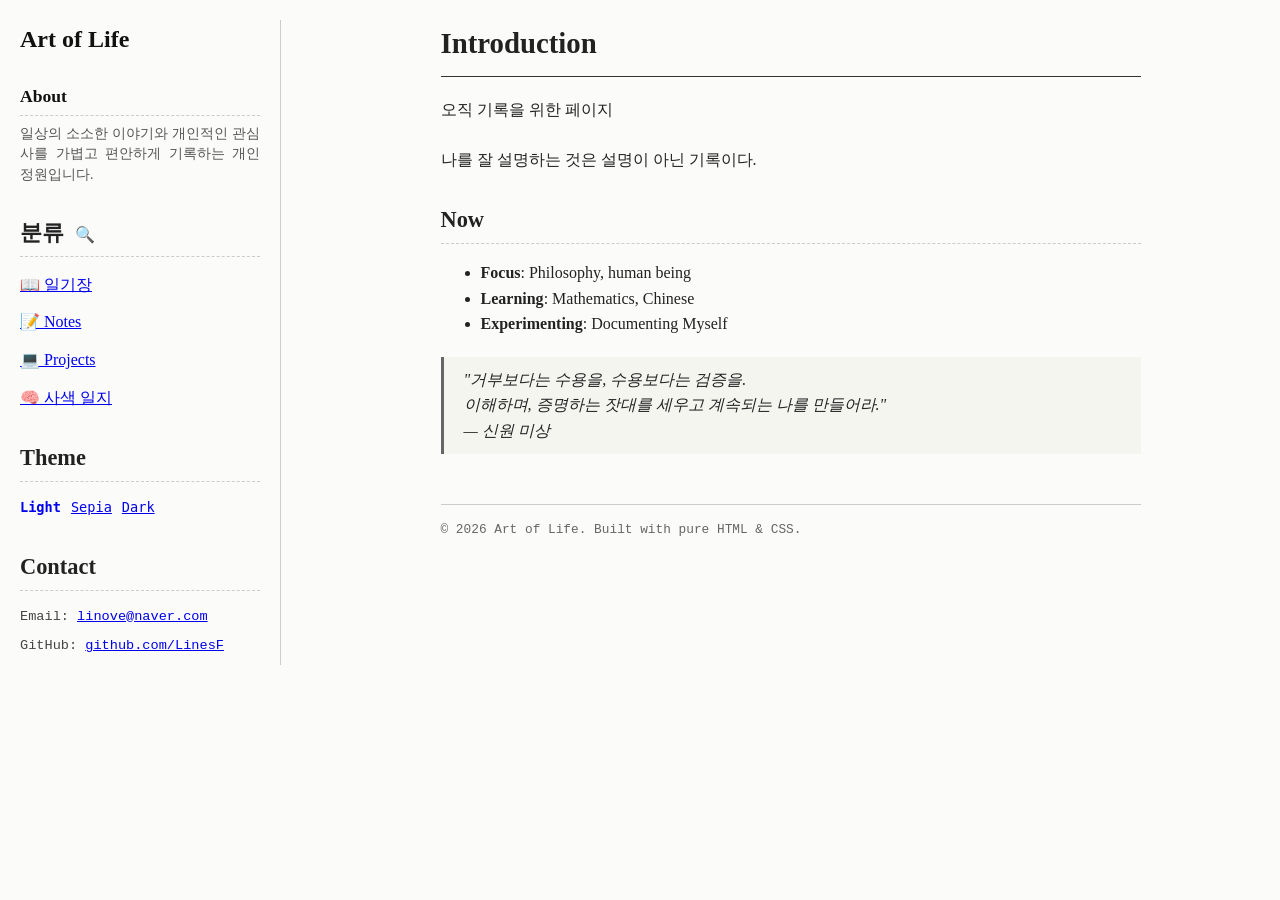
<file: index.html>
<!DOCTYPE html>
<html lang="ko">
<head>
    <meta charset="UTF-8">
    <meta name="viewport" content="width=device-width, initial-scale=1.0">
    <meta name="description" content="Art of Life - 일상의 기록과 생각 정리 정원">
    <title>홈 - Art of Life</title>
    <link rel="stylesheet" href="style.css">
    <link rel="icon" type="image/png" href="favicon.png">
    <script src="theme.js"></script>
</head>
<body>
    <div class="container">
        <!-- 왼쪽 사이드바 네비게이션 -->
        <nav class="sidebar" aria-label="메인 메뉴">
            <div class="site-title">
                <a id="nav-brand" href="index.html">Art of Life</a>
            </div>
            
            <button id="menu-toggle" class="menu-toggle-btn">Menu ☰</button>

            <div class="sidebar-content">
                <div class="about-section">
                    <h2><a id="nav-about-sidebar" href="about.html">About</a></h2>
                    <p>일상의 소소한 이야기와 개인적인 관심사를 가볍고 편안하게 기록하는 개인 정원입니다.</p>
                </div>

                <h2>분류 <a id="search-trigger" href="search.html" style="font-size: 1rem; text-decoration: none; margin-left: 5px;">🔍</a></h2>
                <ul>
                    <li><a id="nav-diary" href="diary/index.html">📖 일기장</a></li>
                    <li><a id="nav-notes" href="notes/index.html">📝 Notes</a></li>
                    <li><a id="nav-projects" href="projects/index.html">💻 Projects</a></li>
                    <li><a id="nav-thoughts" href="thought-log/index.html">🧠 사색 일지</a></li>
                </ul>

                <h2>Theme</h2>
                <div style="font-family: monospace; font-size: 0.85rem; display: flex; gap: 10px; margin-bottom: 20px;">
                    <a id="theme-light" class="theme-link" href="#" onclick="setTheme('light'); return false;">Light</a>
                    <a id="theme-sepia" class="theme-link" href="#" onclick="setTheme('sepia'); return false;">Sepia</a>
                    <a id="theme-dark" class="theme-link" href="#" onclick="setTheme('dark'); return false;">Dark</a>
                </div>

                <h2>Contact</h2>
                <ul class="contact-list">
                    <li>Email: <a id="contact-email" href="mailto:linove@naver.com">linove@naver.com</a></li>
                    <li>GitHub: <a id="contact-github" href="https://github.com/LinesF" target="_blank">github.com/LinesF</a></li>
                </ul>
            </div>
        </nav>

        <!-- 오른쪽 본문 콘텐츠 -->
        <main class="content">
            <header>
    <h1>Introduction</h1>
    <p>오직 기록을 위한 페이지</p>
</header>

<article>
    <div class='intro-box'>
        <p>나를 잘 설명하는 것은 설명이 아닌 기록이다.</p>
        <p></p>
    </div>
    
    <h2>Now</h2>
    <ul>
        <li><strong>Focus</strong>: Philosophy, human being</li>
        <li><strong>Learning</strong>: Mathematics, Chinese</li>
        <li><strong>Experimenting</strong>: Documenting Myself</li>
    </ul>
    
    <blockquote>
        "거부보다는 수용을, 수용보다는 검증을.<br>이해하며, 증명하는 잣대를 세우고 계속되는 나를 만들어라." <br>
        — 신원 미상
    </blockquote>
</article>
            <footer>
                <p>© 2026 Art of Life. Built with pure HTML & CSS.</p>
            </footer>
        </main>
    </div>
</body>
</html>
</file>
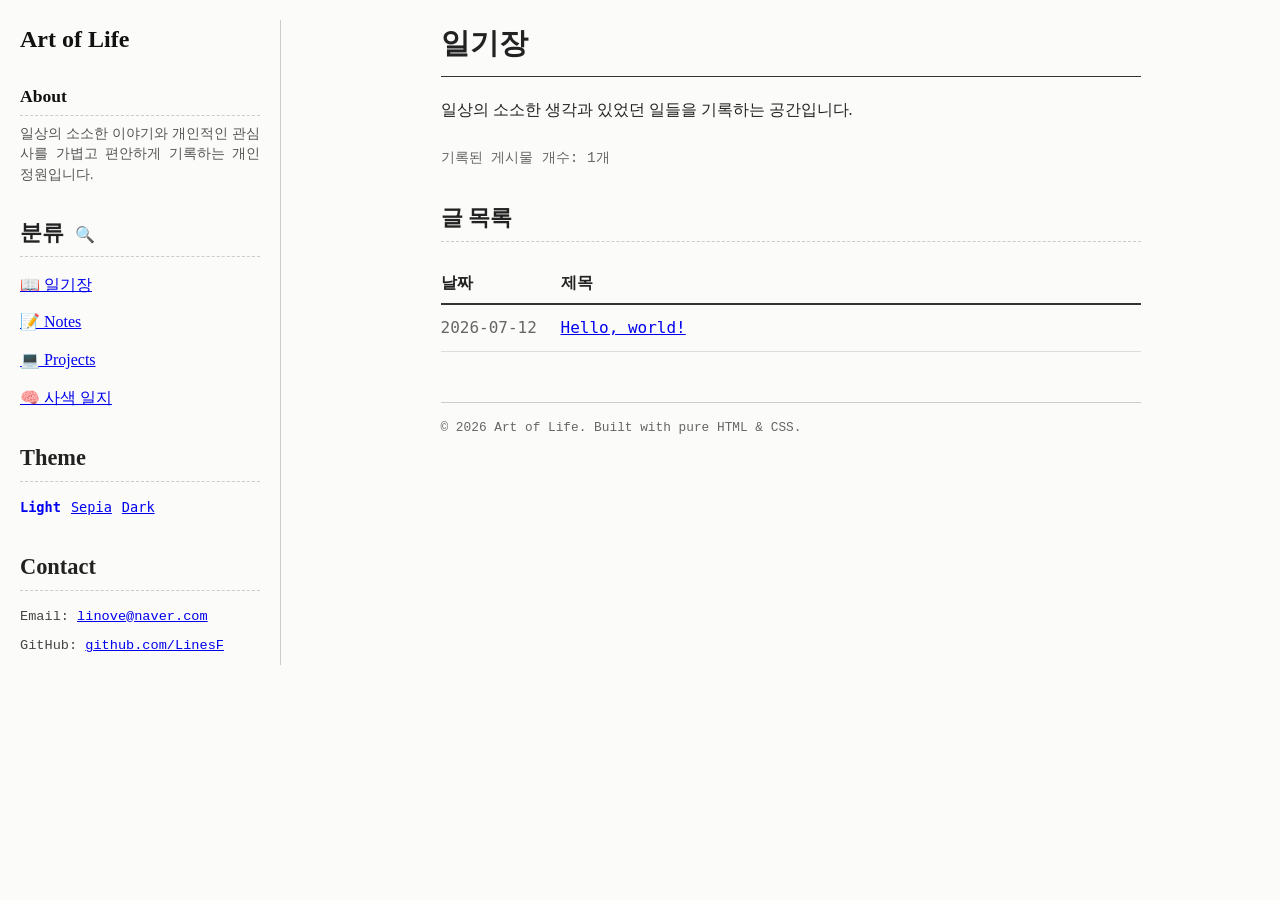
<file: diary/index.html>
<!DOCTYPE html>
<html lang="ko">
<head>
    <meta charset="UTF-8">
    <meta name="viewport" content="width=device-width, initial-scale=1.0">
    <meta name="description" content="일기장 기록을 정돈해 둔 목록 페이지">
    <title>일기장 - Art of Life</title>
    <link rel="stylesheet" href="../style.css">
    <link rel="icon" type="image/png" href="../favicon.png">
    <script src="../theme.js"></script>
</head>
<body>
    <div class="container">
        <!-- 왼쪽 사이드바 네비게이션 -->
        <nav class="sidebar" aria-label="메인 메뉴">
            <div class="site-title">
                <a id="nav-brand" href="../index.html">Art of Life</a>
            </div>
            
            <button id="menu-toggle" class="menu-toggle-btn">Menu ☰</button>

            <div class="sidebar-content">
                <div class="about-section">
                    <h2><a id="nav-about-sidebar" href="../about.html">About</a></h2>
                    <p>일상의 소소한 이야기와 개인적인 관심사를 가볍고 편안하게 기록하는 개인 정원입니다.</p>
                </div>

                <h2>분류 <a id="search-trigger" href="../search.html" style="font-size: 1rem; text-decoration: none; margin-left: 5px;">🔍</a></h2>
                <ul>
                    <li><a id="nav-diary" href="../diary/index.html">📖 일기장</a></li>
                    <li><a id="nav-notes" href="../notes/index.html">📝 Notes</a></li>
                    <li><a id="nav-projects" href="../projects/index.html">💻 Projects</a></li>
                    <li><a id="nav-thoughts" href="../thought-log/index.html">🧠 사색 일지</a></li>
                </ul>

                <h2>Theme</h2>
                <div style="font-family: monospace; font-size: 0.85rem; display: flex; gap: 10px; margin-bottom: 20px;">
                    <a id="theme-light" class="theme-link" href="#" onclick="setTheme('light'); return false;">Light</a>
                    <a id="theme-sepia" class="theme-link" href="#" onclick="setTheme('sepia'); return false;">Sepia</a>
                    <a id="theme-dark" class="theme-link" href="#" onclick="setTheme('dark'); return false;">Dark</a>
                </div>

                <h2>Contact</h2>
                <ul class="contact-list">
                    <li>Email: <a id="contact-email" href="mailto:linove@naver.com">linove@naver.com</a></li>
                    <li>GitHub: <a id="contact-github" href="https://github.com/LinesF" target="_blank">github.com/LinesF</a></li>
                </ul>
            </div>
        </nav>

        <!-- 오른쪽 본문 콘텐츠 -->
        <main class="content">
            <header>
    <h1>일기장</h1>
    <p>일상의 소소한 생각과 있었던 일들을 기록하는 공간입니다.</p>
    <div class="date">기록된 게시물 개수: 1개</div>
</header>
<article>
    <h2>글 목록</h2>
    <table style="width: 100%; border-collapse: collapse; margin-top: 20px; font-family: monospace;">
        <thead>
            <tr style="border-bottom: 2px solid #333; text-align: left;">
                <th style="padding: 8px 0; width: 120px;">날짜</th>
                <th style="padding: 8px 0;">제목</th>
            </tr>
        </thead>
        <tbody>
            <tr style="border-bottom: 1px solid #ddd;">
    <td style="padding: 10px 0; color: #666;">2026-07-12</td>
    <td style="padding: 10px 0;">
        <a href="2026-07-12-Helloworld.html" style="text-decoration: underline; color: #0000ee;">Hello, world!</a>
    </td>
</tr>
        </tbody>
    </table>
</article>
            <footer>
                <p>© 2026 Art of Life. Built with pure HTML & CSS.</p>
            </footer>
        </main>
    </div>
</body>
</html>
</file>
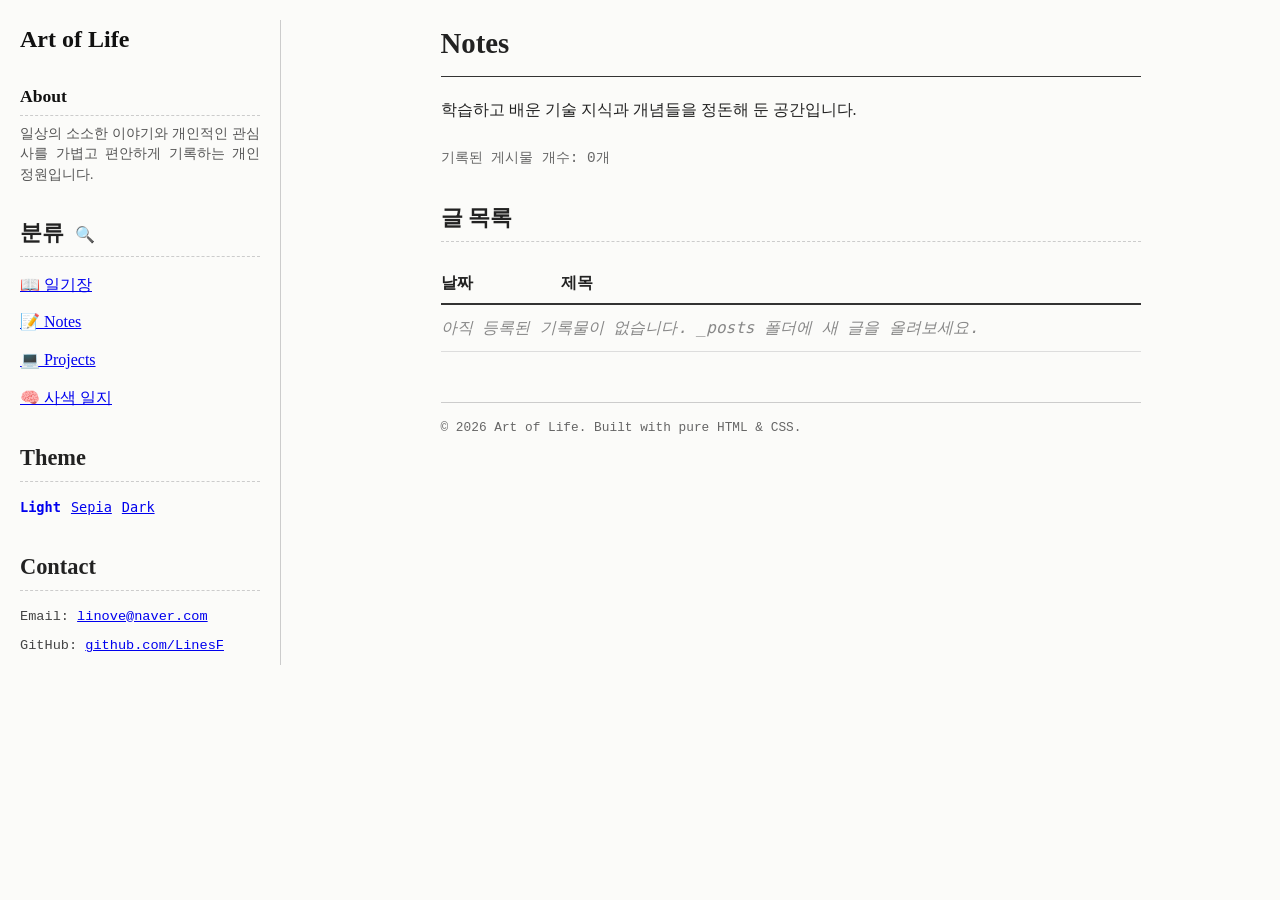
<file: notes/index.html>
<!DOCTYPE html>
<html lang="ko">
<head>
    <meta charset="UTF-8">
    <meta name="viewport" content="width=device-width, initial-scale=1.0">
    <meta name="description" content="Notes 기록을 정돈해 둔 목록 페이지">
    <title>Notes - Art of Life</title>
    <link rel="stylesheet" href="../style.css">
    <link rel="icon" type="image/png" href="../favicon.png">
    <script src="../theme.js"></script>
</head>
<body>
    <div class="container">
        <!-- 왼쪽 사이드바 네비게이션 -->
        <nav class="sidebar" aria-label="메인 메뉴">
            <div class="site-title">
                <a id="nav-brand" href="../index.html">Art of Life</a>
            </div>
            
            <button id="menu-toggle" class="menu-toggle-btn">Menu ☰</button>

            <div class="sidebar-content">
                <div class="about-section">
                    <h2><a id="nav-about-sidebar" href="../about.html">About</a></h2>
                    <p>일상의 소소한 이야기와 개인적인 관심사를 가볍고 편안하게 기록하는 개인 정원입니다.</p>
                </div>

                <h2>분류 <a id="search-trigger" href="../search.html" style="font-size: 1rem; text-decoration: none; margin-left: 5px;">🔍</a></h2>
                <ul>
                    <li><a id="nav-diary" href="../diary/index.html">📖 일기장</a></li>
                    <li><a id="nav-notes" href="../notes/index.html">📝 Notes</a></li>
                    <li><a id="nav-projects" href="../projects/index.html">💻 Projects</a></li>
                    <li><a id="nav-thoughts" href="../thought-log/index.html">🧠 사색 일지</a></li>
                </ul>

                <h2>Theme</h2>
                <div style="font-family: monospace; font-size: 0.85rem; display: flex; gap: 10px; margin-bottom: 20px;">
                    <a id="theme-light" class="theme-link" href="#" onclick="setTheme('light'); return false;">Light</a>
                    <a id="theme-sepia" class="theme-link" href="#" onclick="setTheme('sepia'); return false;">Sepia</a>
                    <a id="theme-dark" class="theme-link" href="#" onclick="setTheme('dark'); return false;">Dark</a>
                </div>

                <h2>Contact</h2>
                <ul class="contact-list">
                    <li>Email: <a id="contact-email" href="mailto:linove@naver.com">linove@naver.com</a></li>
                    <li>GitHub: <a id="contact-github" href="https://github.com/LinesF" target="_blank">github.com/LinesF</a></li>
                </ul>
            </div>
        </nav>

        <!-- 오른쪽 본문 콘텐츠 -->
        <main class="content">
            <header>
    <h1>Notes</h1>
    <p>학습하고 배운 기술 지식과 개념들을 정돈해 둔 공간입니다.</p>
    <div class="date">기록된 게시물 개수: 0개</div>
</header>
<article>
    <h2>글 목록</h2>
    <table style="width: 100%; border-collapse: collapse; margin-top: 20px; font-family: monospace;">
        <thead>
            <tr style="border-bottom: 2px solid #333; text-align: left;">
                <th style="padding: 8px 0; width: 120px;">날짜</th>
                <th style="padding: 8px 0;">제목</th>
            </tr>
        </thead>
        <tbody>
            <tr style="border-bottom: 1px solid #ddd;"><td style="padding: 10px 0; color: #888; font-style: italic;" colspan="2">아직 등록된 기록물이 없습니다. _posts 폴더에 새 글을 올려보세요.</td></tr>
        </tbody>
    </table>
</article>
            <footer>
                <p>© 2026 Art of Life. Built with pure HTML & CSS.</p>
            </footer>
        </main>
    </div>
</body>
</html>
</file>
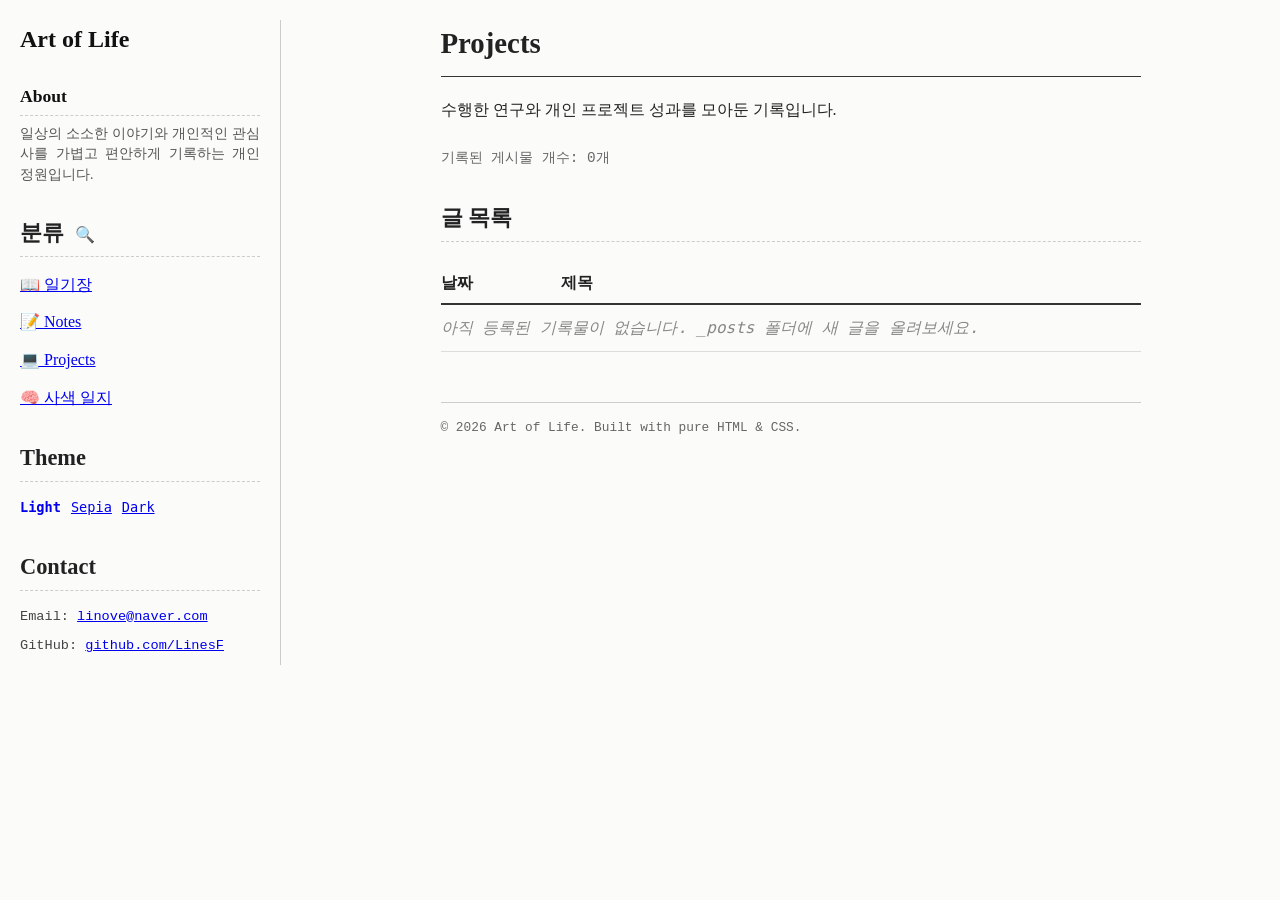
<file: projects/index.html>
<!DOCTYPE html>
<html lang="ko">
<head>
    <meta charset="UTF-8">
    <meta name="viewport" content="width=device-width, initial-scale=1.0">
    <meta name="description" content="Projects 기록을 정돈해 둔 목록 페이지">
    <title>Projects - Art of Life</title>
    <link rel="stylesheet" href="../style.css">
    <link rel="icon" type="image/png" href="../favicon.png">
    <script src="../theme.js"></script>
</head>
<body>
    <div class="container">
        <!-- 왼쪽 사이드바 네비게이션 -->
        <nav class="sidebar" aria-label="메인 메뉴">
            <div class="site-title">
                <a id="nav-brand" href="../index.html">Art of Life</a>
            </div>
            
            <button id="menu-toggle" class="menu-toggle-btn">Menu ☰</button>

            <div class="sidebar-content">
                <div class="about-section">
                    <h2><a id="nav-about-sidebar" href="../about.html">About</a></h2>
                    <p>일상의 소소한 이야기와 개인적인 관심사를 가볍고 편안하게 기록하는 개인 정원입니다.</p>
                </div>

                <h2>분류 <a id="search-trigger" href="../search.html" style="font-size: 1rem; text-decoration: none; margin-left: 5px;">🔍</a></h2>
                <ul>
                    <li><a id="nav-diary" href="../diary/index.html">📖 일기장</a></li>
                    <li><a id="nav-notes" href="../notes/index.html">📝 Notes</a></li>
                    <li><a id="nav-projects" href="../projects/index.html">💻 Projects</a></li>
                    <li><a id="nav-thoughts" href="../thought-log/index.html">🧠 사색 일지</a></li>
                </ul>

                <h2>Theme</h2>
                <div style="font-family: monospace; font-size: 0.85rem; display: flex; gap: 10px; margin-bottom: 20px;">
                    <a id="theme-light" class="theme-link" href="#" onclick="setTheme('light'); return false;">Light</a>
                    <a id="theme-sepia" class="theme-link" href="#" onclick="setTheme('sepia'); return false;">Sepia</a>
                    <a id="theme-dark" class="theme-link" href="#" onclick="setTheme('dark'); return false;">Dark</a>
                </div>

                <h2>Contact</h2>
                <ul class="contact-list">
                    <li>Email: <a id="contact-email" href="mailto:linove@naver.com">linove@naver.com</a></li>
                    <li>GitHub: <a id="contact-github" href="https://github.com/LinesF" target="_blank">github.com/LinesF</a></li>
                </ul>
            </div>
        </nav>

        <!-- 오른쪽 본문 콘텐츠 -->
        <main class="content">
            <header>
    <h1>Projects</h1>
    <p>수행한 연구와 개인 프로젝트 성과를 모아둔 기록입니다.</p>
    <div class="date">기록된 게시물 개수: 0개</div>
</header>
<article>
    <h2>글 목록</h2>
    <table style="width: 100%; border-collapse: collapse; margin-top: 20px; font-family: monospace;">
        <thead>
            <tr style="border-bottom: 2px solid #333; text-align: left;">
                <th style="padding: 8px 0; width: 120px;">날짜</th>
                <th style="padding: 8px 0;">제목</th>
            </tr>
        </thead>
        <tbody>
            <tr style="border-bottom: 1px solid #ddd;"><td style="padding: 10px 0; color: #888; font-style: italic;" colspan="2">아직 등록된 기록물이 없습니다. _posts 폴더에 새 글을 올려보세요.</td></tr>
        </tbody>
    </table>
</article>
            <footer>
                <p>© 2026 Art of Life. Built with pure HTML & CSS.</p>
            </footer>
        </main>
    </div>
</body>
</html>
</file>
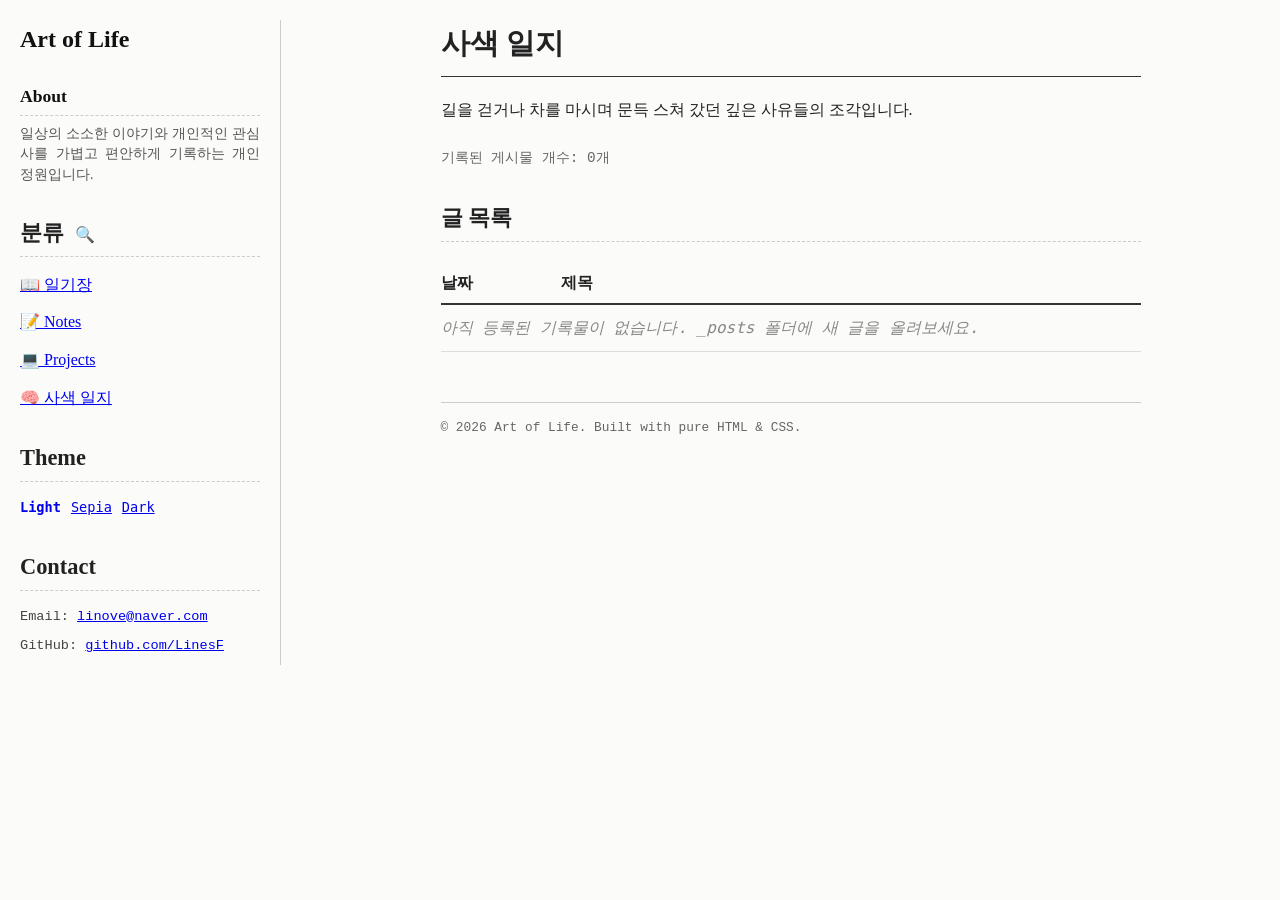
<file: thought-log/index.html>
<!DOCTYPE html>
<html lang="ko">
<head>
    <meta charset="UTF-8">
    <meta name="viewport" content="width=device-width, initial-scale=1.0">
    <meta name="description" content="사색 일지 기록을 정돈해 둔 목록 페이지">
    <title>사색 일지 - Art of Life</title>
    <link rel="stylesheet" href="../style.css">
    <link rel="icon" type="image/png" href="../favicon.png">
    <script src="../theme.js"></script>
</head>
<body>
    <div class="container">
        <!-- 왼쪽 사이드바 네비게이션 -->
        <nav class="sidebar" aria-label="메인 메뉴">
            <div class="site-title">
                <a id="nav-brand" href="../index.html">Art of Life</a>
            </div>
            
            <button id="menu-toggle" class="menu-toggle-btn">Menu ☰</button>

            <div class="sidebar-content">
                <div class="about-section">
                    <h2><a id="nav-about-sidebar" href="../about.html">About</a></h2>
                    <p>일상의 소소한 이야기와 개인적인 관심사를 가볍고 편안하게 기록하는 개인 정원입니다.</p>
                </div>

                <h2>분류 <a id="search-trigger" href="../search.html" style="font-size: 1rem; text-decoration: none; margin-left: 5px;">🔍</a></h2>
                <ul>
                    <li><a id="nav-diary" href="../diary/index.html">📖 일기장</a></li>
                    <li><a id="nav-notes" href="../notes/index.html">📝 Notes</a></li>
                    <li><a id="nav-projects" href="../projects/index.html">💻 Projects</a></li>
                    <li><a id="nav-thoughts" href="../thought-log/index.html">🧠 사색 일지</a></li>
                </ul>

                <h2>Theme</h2>
                <div style="font-family: monospace; font-size: 0.85rem; display: flex; gap: 10px; margin-bottom: 20px;">
                    <a id="theme-light" class="theme-link" href="#" onclick="setTheme('light'); return false;">Light</a>
                    <a id="theme-sepia" class="theme-link" href="#" onclick="setTheme('sepia'); return false;">Sepia</a>
                    <a id="theme-dark" class="theme-link" href="#" onclick="setTheme('dark'); return false;">Dark</a>
                </div>

                <h2>Contact</h2>
                <ul class="contact-list">
                    <li>Email: <a id="contact-email" href="mailto:linove@naver.com">linove@naver.com</a></li>
                    <li>GitHub: <a id="contact-github" href="https://github.com/LinesF" target="_blank">github.com/LinesF</a></li>
                </ul>
            </div>
        </nav>

        <!-- 오른쪽 본문 콘텐츠 -->
        <main class="content">
            <header>
    <h1>사색 일지</h1>
    <p>길을 걷거나 차를 마시며 문득 스쳐 갔던 깊은 사유들의 조각입니다.</p>
    <div class="date">기록된 게시물 개수: 0개</div>
</header>
<article>
    <h2>글 목록</h2>
    <table style="width: 100%; border-collapse: collapse; margin-top: 20px; font-family: monospace;">
        <thead>
            <tr style="border-bottom: 2px solid #333; text-align: left;">
                <th style="padding: 8px 0; width: 120px;">날짜</th>
                <th style="padding: 8px 0;">제목</th>
            </tr>
        </thead>
        <tbody>
            <tr style="border-bottom: 1px solid #ddd;"><td style="padding: 10px 0; color: #888; font-style: italic;" colspan="2">아직 등록된 기록물이 없습니다. _posts 폴더에 새 글을 올려보세요.</td></tr>
        </tbody>
    </table>
</article>
            <footer>
                <p>© 2026 Art of Life. Built with pure HTML & CSS.</p>
            </footer>
        </main>
    </div>
</body>
</html>
</file>
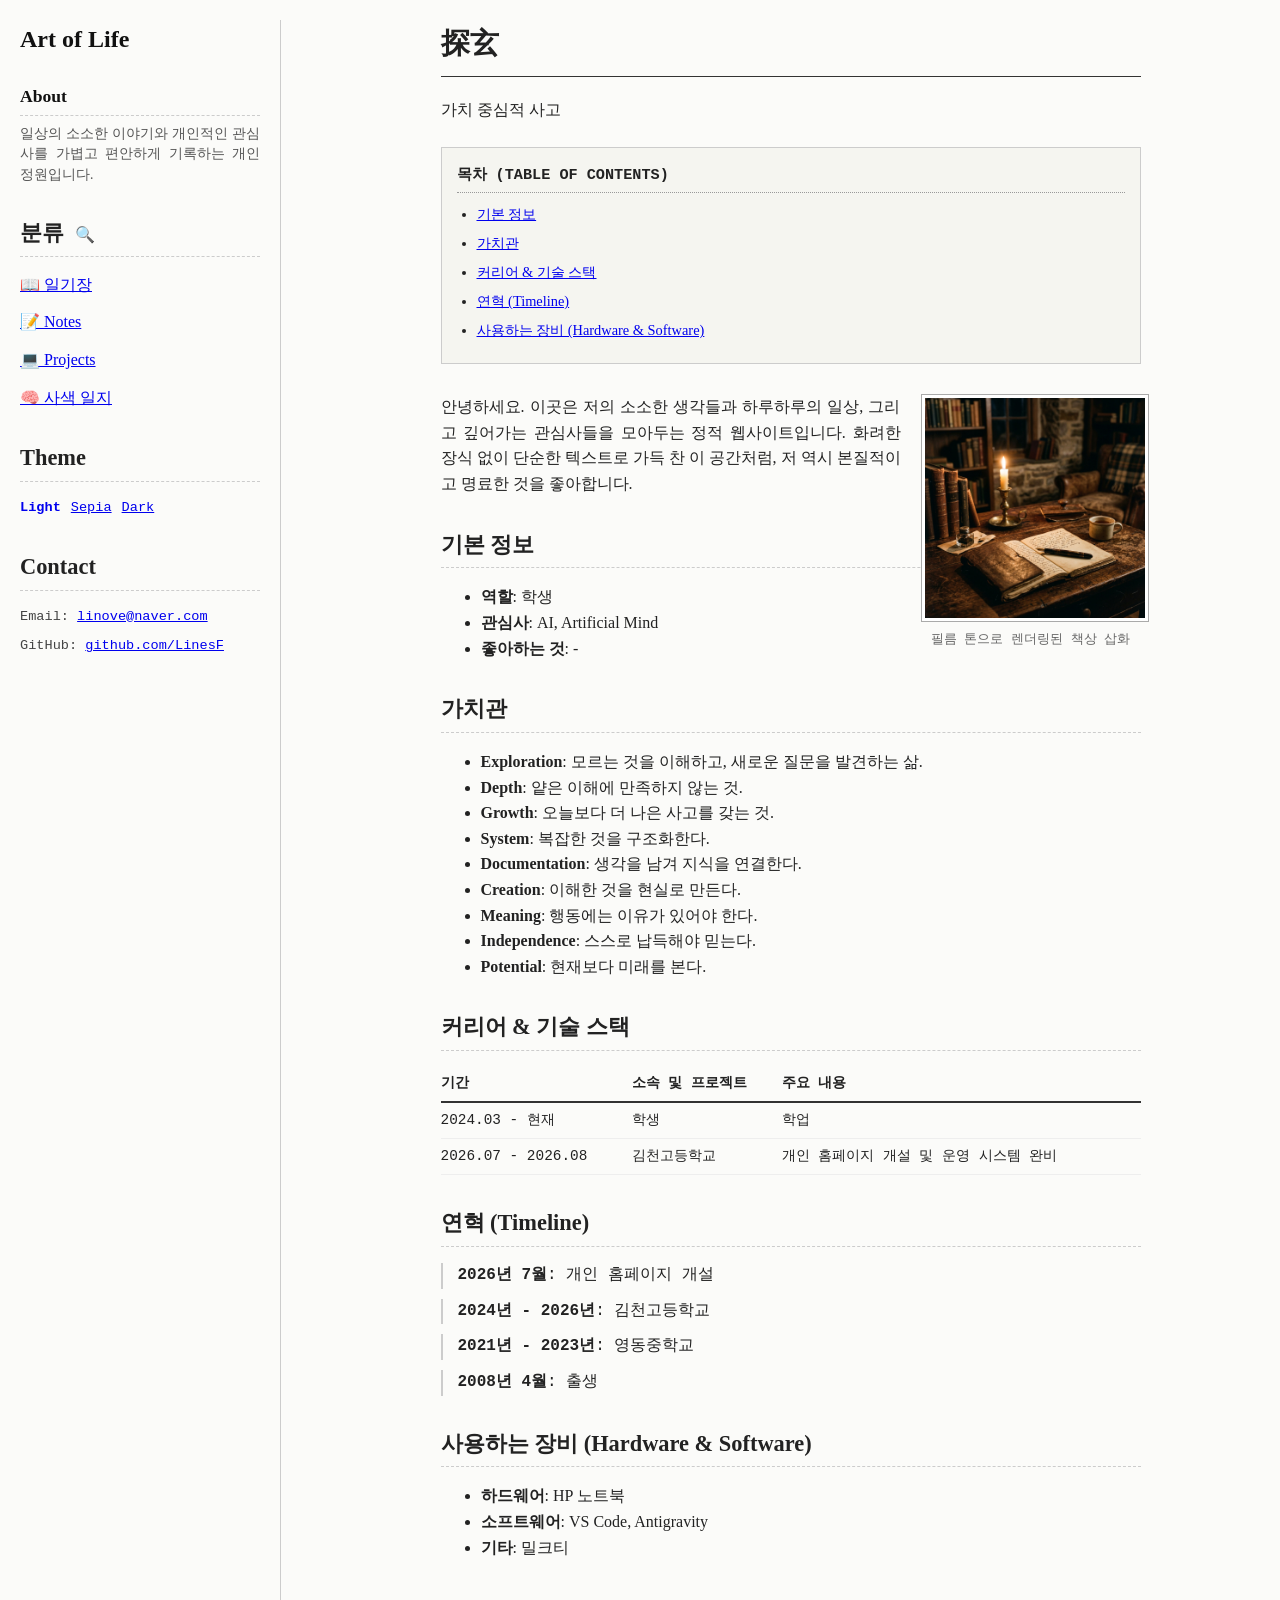
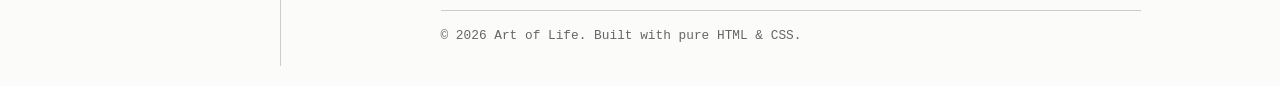
<file: about.html>
<!DOCTYPE html>
<html lang="ko">
<head>
    <meta charset="UTF-8">
    <meta name="viewport" content="width=device-width, initial-scale=1.0">
    <meta name="description" content="가치관, 커리어, 연혁, 사용하는 장비를 한눈에 보여주는 종합 자기소개 페이지">
    <title>소개 - Art of Life</title>
    <link rel="stylesheet" href="style.css">
    <link rel="icon" type="image/png" href="favicon.png">
    <script src="theme.js"></script>
</head>
<body>
    <div class="container">
        <!-- 왼쪽 사이드바 네비게이션 -->
        <nav class="sidebar" aria-label="메인 메뉴">
            <div class="site-title">
                <a id="nav-brand" href="index.html">Art of Life</a>
            </div>
            
            <button id="menu-toggle" class="menu-toggle-btn">Menu ☰</button>

            <div class="sidebar-content">
                <div class="about-section">
                    <h2><a id="nav-about-sidebar" href="about.html">About</a></h2>
                    <p>일상의 소소한 이야기와 개인적인 관심사를 가볍고 편안하게 기록하는 개인 정원입니다.</p>
                </div>

                <h2>분류 <a id="search-trigger" href="search.html" style="font-size: 1rem; text-decoration: none; margin-left: 5px;">🔍</a></h2>
                <ul>
                    <li><a id="nav-diary" href="diary/index.html">📖 일기장</a></li>
                    <li><a id="nav-notes" href="notes/index.html">📝 Notes</a></li>
                    <li><a id="nav-projects" href="projects/index.html">💻 Projects</a></li>
                    <li><a id="nav-thoughts" href="thought-log/index.html">🧠 사색 일지</a></li>
                </ul>

                <h2>Theme</h2>
                <div style="font-family: monospace; font-size: 0.85rem; display: flex; gap: 10px; margin-bottom: 20px;">
                    <a id="theme-light" class="theme-link" href="#" onclick="setTheme('light'); return false;">Light</a>
                    <a id="theme-sepia" class="theme-link" href="#" onclick="setTheme('sepia'); return false;">Sepia</a>
                    <a id="theme-dark" class="theme-link" href="#" onclick="setTheme('dark'); return false;">Dark</a>
                </div>

                <h2>Contact</h2>
                <ul class="contact-list">
                    <li>Email: <a id="contact-email" href="mailto:linove@naver.com">linove@naver.com</a></li>
                    <li>GitHub: <a id="contact-github" href="https://github.com/LinesF" target="_blank">github.com/LinesF</a></li>
                </ul>
            </div>
        </nav>

        <!-- 오른쪽 본문 콘텐츠 -->
        <main class="content">
            <header>
    <h1>探玄</h1>
    <p>가치 중심적 사고</p>
</header>

<article>
    <figure style='float: right; margin: 0 0 20px 20px; width: 220px; text-align: center; font-family: monospace; font-size: 0.8rem; color: #666;'>
        <img src='about/classic_desk.png' alt='클래식 책상 책화' style='width: 100%; border: 1px solid #aaa; padding: 3px; background-color: #fff;'>
        <figcaption>필름 톤으로 렌더링된 책상 삽화</figcaption>
    </figure>

    <p>안녕하세요. 이곳은 저의 소소한 생각들과 하루하루의 일상, 그리고 깊어가는 관심사들을 모아두는 정적 웹사이트입니다. 화려한 장식 없이 단순한 텍스트로 가득 찬 이 공간처럼, 저 역시 본질적이고 명료한 것을 좋아합니다.</p>

    <h2>기본 정보</h2>
    <ul>
        <li><strong>역할</strong>: 학생</li>
        <li><strong>관심사</strong>: AI, Artificial Mind</li>
        <li><strong>좋아하는 것</strong>: -</li>
    </ul>

    <h2>가치관</h2>
    <ul>
        <li><strong>Exploration</strong>: 모르는 것을 이해하고, 새로운 질문을 발견하는 삶.</li>
        <li><strong>Depth</strong>: 얕은 이해에 만족하지 않는 것.</li>
        <li><strong>Growth</strong>: 오늘보다 더 나은 사고를 갖는 것.</li>
        <li><strong>System</strong>: 복잡한 것을 구조화한다.</li>
        <li><strong>Documentation</strong>: 생각을 남겨 지식을 연결한다.</li>
        <li><strong>Creation</strong>: 이해한 것을 현실로 만든다.</li>
        <li><strong>Meaning</strong>: 행동에는 이유가 있어야 한다.</li>
        <li><strong>Independence</strong>: 스스로 납득해야 믿는다.</li>
        <li><strong>Potential</strong>: 현재보다 미래를 본다.</li>
    </ul>

    <h2>커리어 & 기술 스택</h2>
    <table style='width: 100%; border-collapse: collapse; margin-top: 15px; font-family: monospace; font-size: 0.9rem;'>
        <thead>
            <tr style='border-bottom: 2px solid #333; text-align: left;'>
                <th style='padding: 6px 0;'>기간</th>
                <th style='padding: 6px 0;'>소속 및 프로젝트</th>
                <th style='padding: 6px 0;'>주요 내용</th>
            </tr>
        </thead>
        <tbody>
            <tr style='border-bottom: 1px solid #eee;'>
                <td style='padding: 6px 0;'>2024.03 - 현재</td>
                <td style='padding: 6px 0;'>학생</td>
                <td style='padding: 6px 0;'>학업</td>
            </tr>
            <tr style='border-bottom: 1px solid #eee;'>
                <td style='padding: 6px 0;'>2026.07 - 2026.08</td>
                <td style='padding: 6px 0;'>김천고등학교</td>
                <td style='padding: 6px 0;'>개인 홈페이지 개설 및 운영 시스템 완비</td>
            </tr>
        </tbody>
    </table>

    <h2>연혁 (Timeline)</h2>
    <ul style='list-style-type: none; padding-left: 0; font-family: monospace;'>
        <li style='margin-bottom: 10px; border-left: 2px solid #ccc; padding-left: 15px;'>
            <strong>2026년 7월</strong>: 개인 홈페이지 개설
        </li>
        <li style='margin-bottom: 10px; border-left: 2px solid #ccc; padding-left: 15px;'>
            <strong>2024년 - 2026년</strong>: 김천고등학교
        </li>
        <li style='margin-bottom: 10px; border-left: 2px solid #ccc; padding-left: 15px;'>
            <strong>2021년 - 2023년</strong>: 영동중학교
        </li>
        <li style='margin-bottom: 10px; border-left: 2px solid #ccc; padding-left: 15px;'>
            <strong>2008년 4월</strong>: 출생
        </li>
    </ul>

    <h2>사용하는 장비 (Hardware & Software)</h2>
    <ul>
        <li><strong>하드웨어</strong>: HP 노트북</li>
        <li><strong>소프트웨어</strong>: VS Code, Antigravity</li>
        <li><strong>기타</strong>: 밀크티</li>
    </ul>
</article>
            <footer>
                <p>© 2026 Art of Life. Built with pure HTML & CSS.</p>
            </footer>
        </main>
    </div>
</body>
</html>
</file>
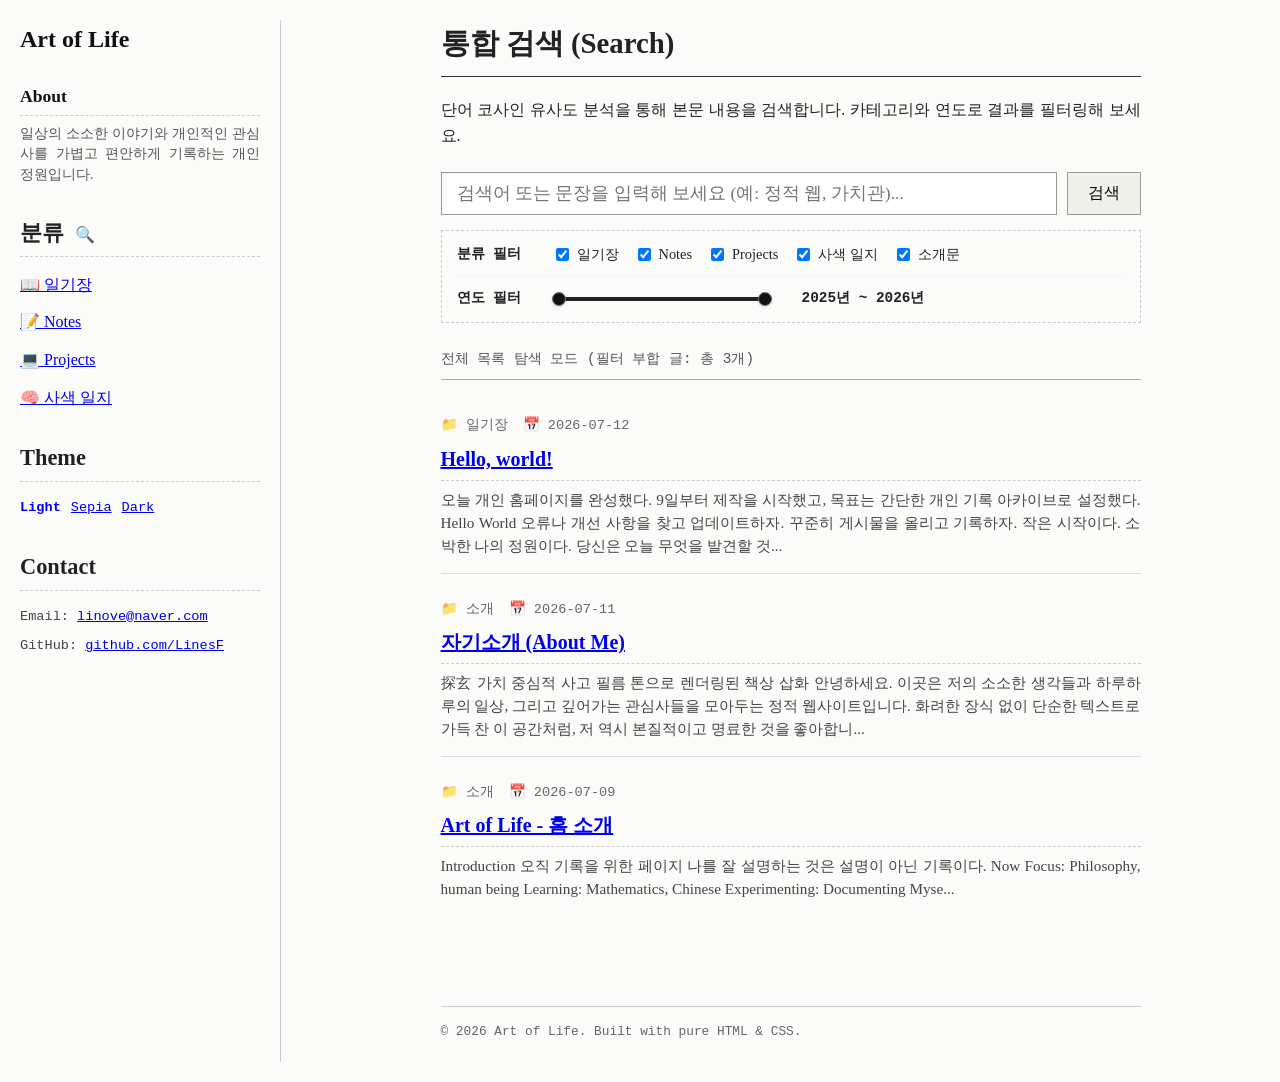
<file: search.html>
<!DOCTYPE html>
<html lang="ko">
<head>
    <meta charset="UTF-8">
    <meta name="viewport" content="width=device-width, initial-scale=1.0">
    <meta name="description" content="코사인 유사도 분석 기반의 정밀 본문 검색 및 카테고리/기간별 필터 제공">
    <title>검색 - Art of Life</title>
    <link rel="stylesheet" href="style.css">
    <link rel="icon" type="image/png" href="favicon.png">
    <script src="theme.js"></script>
</head>
<body>
    <div class="container">
        <!-- 왼쪽 사이드바 네비게이션 -->
        <nav class="sidebar" aria-label="메인 메뉴">
            <div class="site-title">
                <a id="nav-brand" href="index.html">Art of Life</a>
            </div>
            
            <button id="menu-toggle" class="menu-toggle-btn">Menu ☰</button>

            <div class="sidebar-content">
                <div class="about-section">
                    <h2><a id="nav-about-sidebar" href="about.html">About</a></h2>
                    <p>일상의 소소한 이야기와 개인적인 관심사를 가볍고 편안하게 기록하는 개인 정원입니다.</p>
                </div>

                <h2>분류 <a id="search-trigger" href="search.html" style="font-size: 1rem; text-decoration: none; margin-left: 5px;">🔍</a></h2>
                <ul>
                    <li><a id="nav-diary" href="diary/index.html">📖 일기장</a></li>
                    <li><a id="nav-notes" href="notes/index.html">📝 Notes</a></li>
                    <li><a id="nav-projects" href="projects/index.html">💻 Projects</a></li>
                    <li><a id="nav-thoughts" href="thought-log/index.html">🧠 사색 일지</a></li>
                </ul>

                <h2>Theme</h2>
                <div style="font-family: monospace; font-size: 0.85rem; display: flex; gap: 10px; margin-bottom: 20px;">
                    <a id="theme-light" class="theme-link" href="#" onclick="setTheme('light'); return false;">Light</a>
                    <a id="theme-sepia" class="theme-link" href="#" onclick="setTheme('sepia'); return false;">Sepia</a>
                    <a id="theme-dark" class="theme-link" href="#" onclick="setTheme('dark'); return false;">Dark</a>
                </div>

                <h2>Contact</h2>
                <ul class="contact-list">
                    <li>Email: <a id="contact-email" href="mailto:linove@naver.com">linove@naver.com</a></li>
                    <li>GitHub: <a id="contact-github" href="https://github.com/LinesF" target="_blank">github.com/LinesF</a></li>
                </ul>
            </div>
        </nav>

        <!-- 오른쪽 본문 콘텐츠 -->
        <main class="content">
            <header>
    <h1>통합 검색 (Search)</h1>
    <p>단어 코사인 유사도 분석을 통해 본문 내용을 검색합니다. 카테고리와 연도로 결과를 필터링해 보세요.</p>
</header>

<article class="search-container">
    <!-- 검색 인풋 영역 -->
    <div class="search-input-wrapper">
        <input type="text" id="search-input" placeholder="검색어 또는 문장을 입력해 보세요 (예: 정적 웹, 가치관)..." aria-label="검색어 입력">
        <button id="search-btn">검색</button>
    </div>

    <!-- 필터 패널 영역 (연도 필터를 더블 레인지 슬라이더로 변경) -->
    <div class="search-filters">
        <div class="filter-group">
            <span class="filter-group-title">분류 필터</span>
            <label class="filter-label"><input type="checkbox" class="filter-category" value="일기장" checked> 일기장</label>
            <label class="filter-label"><input type="checkbox" class="filter-category" value="Notes" checked> Notes</label>
            <label class="filter-label"><input type="checkbox" class="filter-category" value="Projects" checked> Projects</label>
            <label class="filter-label"><input type="checkbox" class="filter-category" value="사색 일지" checked> 사색 일지</label>
            <label class="filter-label"><input type="checkbox" class="filter-category" value="소개" checked> 소개문</label>
        </div>
        <div class="filter-group" style="margin-top: 10px; border-top: 1px dotted #eee; padding-top: 10px;">
            <span class="filter-group-title">연도 필터</span>
            <div class="range-slider-container">
                <div class="slider-track" id="slider-track"></div>
                <input type="range" id="slider-min" min="2024" max="2026" value="2024" step="1" aria-label="시작 연도">
                <input type="range" id="slider-max" min="2024" max="2026" value="2026" step="1" aria-label="종료 연도">
            </div>
            <span id="range-value-display" style="font-family: monospace; font-size: 0.9rem; margin-left: 15px; font-weight: bold; color: #222;">2024년 ~ 2026년</span>
        </div>
    </div>

    <!-- 검색 정보 바 -->
    <div id="search-meta-bar" style="font-family: monospace; font-size: 0.9rem; color: #555; border-bottom: 1px solid #aaa; padding-bottom: 8px; margin-bottom: 15px;">
        검색어를 입력해 주세요.
    </div>

    <!-- 검색 결과 리스트 -->
    <div id="search-results" class="search-results-list">
        <!-- JS에 의해 동적으로 검색 결과 렌더링 -->
    </div>

    <!-- 페이지네이션 하단 영역 -->
    <div id="pagination-wrapper" class="pagination-wrapper">
        <!-- JS에 의해 동적으로 페이지 번호 생성 -->
    </div>
</article>

<!-- 검색엔진 코사인 유사도 분석 스크립트 -->
<script>
    // 로컬 file:// 보안 에러(CORS) 방지를 위해 검색 DB를 인라인 변수로 정의
    const SEARCH_DATA = /*DATA_START*/[
    {
        "url": "index.html",
        "title": "Art of Life - 홈 소개",
        "category": "소개",
        "date": "2026-07-09",
        "content": "Introduction 오직 기록을 위한 페이지 나를 잘 설명하는 것은 설명이 아닌 기록이다. Now Focus: Philosophy, human being Learning: Mathematics, Chinese Experimenting: Documenting Myself \"거부보다는 수용을, 수용보다는 검증을.이해하며, 증명하는 잣대를 세우고 계속되는 나를 만들어라.\" — 신원 미상"
    },
    {
        "url": "about.html",
        "title": "자기소개 (About Me)",
        "category": "소개",
        "date": "2026-07-11",
        "content": "探玄 가치 중심적 사고 필름 톤으로 렌더링된 책상 삽화 안녕하세요. 이곳은 저의 소소한 생각들과 하루하루의 일상, 그리고 깊어가는 관심사들을 모아두는 정적 웹사이트입니다. 화려한 장식 없이 단순한 텍스트로 가득 찬 이 공간처럼, 저 역시 본질적이고 명료한 것을 좋아합니다. 기본 정보 역할: 학생 관심사: AI, Artificial Mind 좋아하는 것: - 가치관 Exploration: 모르는 것을 이해하고, 새로운 질문을 발견하는 삶. Depth: 얕은 이해에 만족하지 않는 것. Growth: 오늘보다 더 나은 사고를 갖는 것. System: 복잡한 것을 구조화한다. Documentation: 생각을 남겨 지식을 연결한다. Creation: 이해한 것을 현실로 만든다. Meaning: 행동에는 이유가 있어야 한다. Independence: 스스로 납득해야 믿는다. Potential: 현재보다 미래를 본다. 커리어 & 기술 스택 기간 소속 및 프로젝트 주요 내용 2024.03 - 현재 학생 학업 2026.07 - 2026.08 김천고등학교 개인 홈페이지 개설 및 운영 시스템 완비 연혁 (Timeline) 2026년 7월: 개인 홈페이지 개설 2024년 - 2026년: 김천고등학교 2021년 - 2023년: 영동중학교 2008년 4월: 출생 사용하는 장비 (Hardware & Software) 하드웨어: HP 노트북 소프트웨어: VS Code, Antigravity 기타: 밀크티"
    },
    {
        "url": "diary/2026-07-12-Helloworld.html",
        "title": "Hello, world!",
        "category": "일기장",
        "date": "2026-07-12",
        "content": "오늘 개인 홈페이지를 완성했다. 9일부터 제작을 시작했고, 목표는 간단한 개인 기록 아카이브로 설정했다. Hello World 오류나 개선 사항을 찾고 업데이트하자. 꾸준히 게시물을 올리고 기록하자. 작은 시작이다. 소박한 나의 정원이다. 당신은 오늘 무엇을 발견할 것인가."
    }
]/*DATA_END*/;

    document.addEventListener("DOMContentLoaded", () => {
        const searchInput = document.getElementById("search-input");
        const searchBtn = document.getElementById("search-btn");
        const resultsContainer = document.getElementById("search-results");
        const paginationWrapper = document.getElementById("pagination-wrapper");
        const metaBar = document.getElementById("search-meta-bar");

        // 더블 슬라이더 노드 수집
        const sliderMin = document.getElementById("slider-min");
        const sliderMax = document.getElementById("slider-max");
        const sliderTrack = document.getElementById("slider-track");
        const rangeDisplay = document.getElementById("range-value-display");

        // 게시글 데이터로부터 동적으로 연도 범위(최소/최대) 산출
        const years = SEARCH_DATA.map(d => parseInt(d.date.substring(0, 4))).filter(y => !isNaN(y));
        let minLimit = years.length > 0 ? Math.min(...years) : 2026;
        let maxLimit = years.length > 0 ? Math.max(...years) : 2026;

        // 최소 1년 기준의 조작 범위를 보장 (최소/최대 연도가 같은 경우 예외 보정)
        if (minLimit === maxLimit) {
            minLimit = maxLimit - 1;
        }

        // 슬라이더 요소의 작동 한계 설정 갱신
        sliderMin.min = minLimit;
        sliderMin.max = maxLimit;
        sliderMin.value = minLimit;
        
        sliderMax.min = minLimit;
        sliderMax.max = maxLimit;
        sliderMax.value = maxLimit;

        const ITEMS_PER_PAGE = 3; 
        let currentPage = 1;
        let currentFilteredResults = [];

        // 1. 더블 레인지 슬라이더 트랙 동적 업데이트 함수 (충돌 제어는 이벤트 리스너에서 직접 개별 처리)
        function updateSliderTrack() {
            const minVal = parseInt(sliderMin.value);
            const maxVal = parseInt(sliderMax.value);

            // 진행바 그라데이션 채색 비율 산출
            const minPercent = ((minVal - minLimit) / (maxLimit - minLimit)) * 100;
            const maxPercent = ((maxVal - minLimit) / (maxLimit - minLimit)) * 100;
            
            // 선택된 안쪽 공간만 어두운 톤(#222)으로, 양 끝 외곽은 밝은 회색(#ddd) 처리
            sliderTrack.style.background = `linear-gradient(to right, #ddd ${minPercent}%, #222 ${minPercent}%, #222 ${maxPercent}%, #ddd ${maxPercent}%)`;

            // 텍스트 디스플레이 갱신
            rangeDisplay.textContent = `${minVal}년 ~ ${maxVal}년`;
        }

        // 슬라이더 조작 시 궤적과 검색 실시간 동기화 및 개별 충돌/z-index 방지
        sliderMin.addEventListener("input", () => {
            const minVal = parseInt(sliderMin.value);
            const maxVal = parseInt(sliderMax.value);

            // 현재 조작 중인 최소 슬라이더를 z-index 최상위로 올림
            sliderMin.style.zIndex = "3";
            sliderMax.style.zIndex = "2";

            // 최소 조절점이 최대 조절점을 추월하지 않도록 제어
            if (minVal > maxVal) {
                sliderMin.value = maxVal;
            }

            updateSliderTrack();
            executeSearch();
        });

        sliderMax.addEventListener("input", () => {
            const minVal = parseInt(sliderMin.value);
            const maxVal = parseInt(sliderMax.value);

            // 현재 조작 중인 최대 슬라이더를 z-index 최상위로 올림
            sliderMax.style.zIndex = "3";
            sliderMin.style.zIndex = "2";

            // 최대 조절점이 최소 조절점을 역추월하지 않도록 제어
            if (maxVal < minVal) {
                sliderMax.value = minVal;
            }

            updateSliderTrack();
            executeSearch();
        });

        // 초기 궤적 컬러 정돈
        updateSliderTrack();

        // 간단한 토크나이저 (조사 제거 보정)
        function tokenize(text) {
            if (!text) return [];
            const rawTokens = text.toLowerCase()
                .replace(/[^a-zA-Z0-9가-힣\s]/g, "")
                .split(/\s+/);
            
            return rawTokens.map(token => {
                if (token.length > 2) {
                    return token.replace(/(은|는|이|가|을|를|에|의|로|와|과|하다)$/, "");
                }
                return token;
            }).filter(t => t.length > 0);
        }

        // 단어 빈도수 구하기
        function getTermFrequency(tokens) {
            const tf = {};
            tokens.forEach(token => {
                tf[token] = (tf[token] || 0) + 1;
            });
            return tf;
        }

        // 코사인 유사도 계산
        function calculateCosineSimilarity(queryTokens, docTokens) {
            if (queryTokens.length === 0 || docTokens.length === 0) return 0;

            const queryTf = getTermFrequency(queryTokens);
            const docTf = getTermFrequency(docTokens);

            const allWords = new Set([...Object.keys(queryTf), ...Object.keys(docTf)]);

            let dotProduct = 0;
            let queryMagSq = 0;
            let docMagSq = 0;

            allWords.forEach(word => {
                const qCount = queryTf[word] || 0;
                const dCount = docTf[word] || 0;

                dotProduct += qCount * dCount;
                queryMagSq += qCount * qCount;
                docMagSq += dCount * dCount;
            });

            if (queryMagSq === 0 || docMagSq === 0) return 0;
            return dotProduct / (Math.sqrt(queryMagSq) * Math.sqrt(docMagSq));
        }

        // 스니펫 생성
        function getSnippet(content, queryText) {
            if (!queryText) return content.substring(0, 150) + "...";
            
            const words = queryText.split(/\s+/).filter(w => w.length > 0);
            let bestIdx = 0;
            let maxMatch = 0;

            for (let i = 0; i < content.length - 120; i += 20) {
                const subText = content.substring(i, i + 150).toLowerCase();
                let matchCount = 0;
                words.forEach(word => {
                    if (subText.includes(word.toLowerCase())) {
                        matchCount++;
                    }
                });
                if (matchCount > maxMatch) {
                    maxMatch = matchCount;
                    bestIdx = i;
                }
            }
            
            const start = Math.max(0, bestIdx - 30);
            const end = Math.min(content.length, start + 160);
            let snippet = (start > 0 ? "..." : "") + content.substring(start, end);
            if (end < content.length) snippet += "...";
            
            words.forEach(word => {
                const regex = new RegExp(`(${word})`, 'gi');
                snippet = snippet.replace(regex, `<mark style="background-color: #ffeb3b; padding: 1px 3px; border-radius: 2px; color: #000;">$1</mark>`);
            });
            return snippet;
        }

        // 검색 실행 및 필터 연동
        function executeSearch() {
            const queryText = searchInput.value.trim();
            const queryTokens = tokenize(queryText);

            const selectedCategories = Array.from(document.querySelectorAll(".filter-category:checked"))
                .map(cb => cb.value);

            const minYear = parseInt(sliderMin.value);
            const maxYear = parseInt(sliderMax.value);

            let results = [];

            if (queryText === "") {
                results = SEARCH_DATA.filter(doc => {
                    const docYear = parseInt(doc.date.substring(0, 4));
                    return selectedCategories.includes(doc.category) && 
                           docYear >= minYear && 
                           docYear <= maxYear;
                }).map(doc => ({
                    doc: doc,
                    similarity: 0
                })).sort((a, b) => new Date(b.doc.date) - new Date(a.doc.date));
            } else {
                SEARCH_DATA.forEach(doc => {
                    const docYear = parseInt(doc.date.substring(0, 4));
                    if (selectedCategories.includes(doc.category) && 
                        docYear >= minYear && 
                        docYear <= maxYear) {
                        
                        const docTokens = tokenize(doc.title + " " + doc.content);
                        const sim = calculateCosineSimilarity(queryTokens, docTokens);
                        
                        let bonus = 0;
                        queryTokens.forEach(token => {
                            if (doc.title.toLowerCase().includes(token.toLowerCase())) bonus += 0.15;
                        });

                        const finalSim = Math.min(1.0, sim + bonus);

                        if (finalSim > 0.01) {
                            results.push({
                                doc: doc,
                                similarity: finalSim
                            });
                        }
                    }
                });

                results.sort((a, b) => b.similarity - a.similarity);
            }

            currentFilteredResults = results;
            currentPage = 1; 
            renderResults();
        }

        // 결과 렌더링
        function renderResults() {
            resultsContainer.innerHTML = "";
            paginationWrapper.innerHTML = "";

            const totalResults = currentFilteredResults.length;
            const queryText = searchInput.value.trim();

            if (queryText === "") {
                metaBar.textContent = `전체 목록 탐색 모드 (필터 부합 글: 총 ${totalResults}개)`;
            } else {
                metaBar.textContent = `"${queryText}" 검색 결과: 유사 연관 글 ${totalResults}개 매치 완료`;
            }

            if (totalResults === 0) {
                resultsContainer.innerHTML = `
                    <div style="text-align: center; padding: 40px 0; color: #888; border: 1px dashed #ccc; background-color: #fafafa; font-family: monospace;">
                        지정된 기간(${sliderMin.value}년~${sliderMax.value}년) 및 조건에 일치하는 결과가 없습니다.<br>필터를 넓히거나 다른 키워드를 입력해 보세요.
                    </div>
                `;
                return;
            }

            const startIndex = (currentPage - 1) * ITEMS_PER_PAGE;
            const endIndex = Math.min(startIndex + ITEMS_PER_PAGE, totalResults);
            const pageItems = currentFilteredResults.slice(startIndex, endIndex);

            const listEl = document.createElement("div");
            pageItems.forEach(item => {
                const card = document.createElement("div");
                card.className = "search-result-card";

                const meta = document.createElement("div");
                meta.className = "search-result-meta";
                
                const simPercent = Math.round(item.similarity * 100);
                const similarityBadge = item.similarity > 0 
                    ? `<span class="search-result-similarity">정확도 ${simPercent}%</span>` 
                    : '';

                meta.innerHTML = `
                    <span>📁 ${item.doc.category}</span>
                    <span>📅 ${item.doc.date}</span>
                    ${similarityBadge}
                `;

                const title = document.createElement("h2");
                title.className = "search-result-title";
                title.innerHTML = `<a href="${item.doc.url}">${item.doc.title}</a>`;

                const snippet = document.createElement("p");
                snippet.className = "search-result-snippet";
                snippet.innerHTML = getSnippet(item.doc.content, queryText);

                card.appendChild(meta);
                card.appendChild(title);
                card.appendChild(snippet);
                listEl.appendChild(card);
            });
            resultsContainer.appendChild(listEl);

            const totalPages = Math.ceil(totalResults / ITEMS_PER_PAGE);
            if (totalPages > 1) {
                const prevBtn = document.createElement("button");
                prevBtn.className = `pagination-btn ${currentPage === 1 ? 'disabled' : ''}`;
                prevBtn.textContent = "< 이전";
                prevBtn.disabled = (currentPage === 1);
                prevBtn.addEventListener("click", () => {
                    if (currentPage > 1) {
                        currentPage--;
                        renderResults();
                        window.scrollTo(0, 0);
                    }
                });
                paginationWrapper.appendChild(prevBtn);

                for (let i = 1; i <= totalPages; i++) {
                    const pageBtn = document.createElement("button");
                    pageBtn.className = `pagination-btn ${currentPage === i ? 'active' : ''}`;
                    pageBtn.textContent = i;
                    pageBtn.addEventListener("click", () => {
                        if (currentPage !== i) {
                            currentPage = i;
                            renderResults();
                            window.scrollTo(0, 0);
                        }
                    });
                    paginationWrapper.appendChild(pageBtn);
                }

                const nextBtn = document.createElement("button");
                nextBtn.className = `pagination-btn ${currentPage === totalPages ? 'disabled' : ''}`;
                nextBtn.textContent = "다음 >";
                nextBtn.disabled = (currentPage === totalPages);
                nextBtn.addEventListener("click", () => {
                    if (currentPage < totalPages) {
                        currentPage++;
                        renderResults();
                        window.scrollTo(0, 0);
                    }
                });
                paginationWrapper.appendChild(nextBtn);
            }
        }

        searchBtn.addEventListener("click", executeSearch);
        searchInput.addEventListener("keypress", (e) => {
            if (e.key === "Enter") {
                executeSearch();
            }
        });

        document.querySelectorAll(".filter-category").forEach(cb => {
            cb.addEventListener("change", executeSearch);
        });

        executeSearch();
    });
</script>

            <footer>
                <p>© 2026 Art of Life. Built with pure HTML & CSS.</p>
            </footer>
        </main>
    </div>
</body>
</html>
</file>
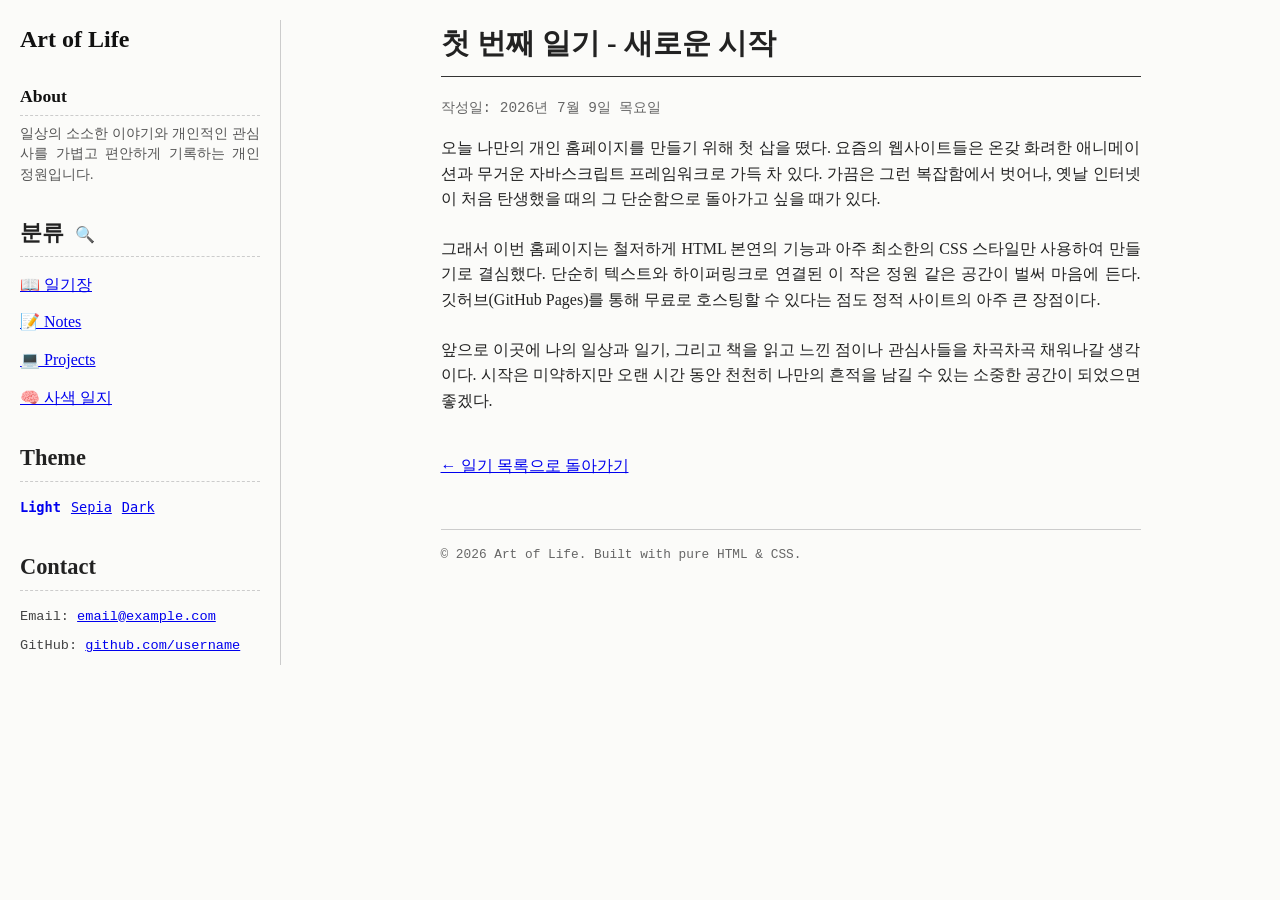
<file: diary/2026-07-09-first.html>
<!DOCTYPE html>
<html lang="ko">
<head>
    <meta charset="UTF-8">
    <meta name="viewport" content="width=device-width, initial-scale=1.0">
    <meta name="description" content="개인 홈페이지 제작과 클래식 웹사이트 스타일에 대한 첫 번째 일기">
    <title>첫 번째 일기 - 새로운 시작 - Art of Life</title>
    <link rel="stylesheet" href="../style.css">
    <script src="../theme.js"></script>
</head>
<body>
    <div class="container">
        <!-- 왼쪽 사이드바 네비게이션 -->
        <nav class="sidebar" aria-label="메인 메뉴">
            <div class="site-title">
                <a id="nav-brand" href="../index.html">Art of Life</a>
            </div>
            
            <button id="menu-toggle" class="menu-toggle-btn">Menu ☰</button>

            <div class="sidebar-content">
                <div class="about-section">
                    <h2><a id="nav-about-sidebar" href="../about.html">About</a></h2>
                    <p>일상의 소소한 이야기와 개인적인 관심사를 가볍고 편안하게 기록하는 개인 정원입니다.</p>
                </div>

                <h2>분류 <a id="search-trigger" href="../search.html" style="font-size: 1rem; text-decoration: none; margin-left: 5px;">🔍</a></h2>
                <ul>
                    <li><a id="nav-diary" href="index.html">📖 일기장</a></li>
                    <li><a id="nav-notes" href="../notes/index.html">📝 Notes</a></li>
                    <li><a id="nav-projects" href="../projects/index.html">💻 Projects</a></li>
                    <li><a id="nav-thoughts" href="../thought-log/index.html">🧠 사색 일지</a></li>
                </ul>

                <h2>Theme</h2>
                <div style="font-family: monospace; font-size: 0.85rem; display: flex; gap: 10px; margin-bottom: 20px;">
                    <a id="theme-light" class="theme-link" href="#" onclick="setTheme('light'); return false;">Light</a>
                    <a id="theme-sepia" class="theme-link" href="#" onclick="setTheme('sepia'); return false;">Sepia</a>
                    <a id="theme-dark" class="theme-link" href="#" onclick="setTheme('dark'); return false;">Dark</a>
                </div>

                <h2>Contact</h2>
                <ul class="contact-list">
                    <li>Email: <a id="contact-email" href="mailto:your-email@example.com">email@example.com</a></li>
                    <li>GitHub: <a id="contact-github" href="https://github.com/your-username" target="_blank">github.com/username</a></li>
                </ul>
            </div>
        </nav>

        <!-- 오른쪽 본문 콘텐츠 -->
        <main class="content">
            <header>
                <h1>첫 번째 일기 - 새로운 시작</h1>
                <div class="date">작성일: 2026년 7월 9일 목요일</div>
            </header>

            <article>
                <p>
                    오늘 나만의 개인 홈페이지를 만들기 위해 첫 삽을 떴다. 
                    요즘의 웹사이트들은 온갖 화려한 애니메이션과 무거운 자바스크립트 프레임워크로 가득 차 있다. 
                    가끔은 그런 복잡함에서 벗어나, 옛날 인터넷이 처음 탄생했을 때의 그 단순함으로 돌아가고 싶을 때가 있다.
                </p>

                <p>
                    그래서 이번 홈페이지는 철저하게 HTML 본연의 기능과 아주 최소한의 CSS 스타일만 사용하여 만들기로 결심했다. 
                    단순히 텍스트와 하이퍼링크로 연결된 이 작은 정원 같은 공간이 벌써 마음에 든다. 
                    깃허브(GitHub Pages)를 통해 무료로 호스팅할 수 있다는 점도 정적 사이트의 아주 큰 장점이다.
                </p>

                <p>
                    앞으로 이곳에 나의 일상과 일기, 그리고 책을 읽고 느낀 점이나 관심사들을 차곡차곡 채워나갈 생각이다. 
                    시작은 미약하지만 오랜 시간 동안 천천히 나만의 흔적을 남길 수 있는 소중한 공간이 되었으면 좋겠다.
                </p>
                
                <p style="margin-top: 40px;">
                    <a id="back-to-list" href="index.html" style="text-decoration: underline; color: #0000ee;">← 일기 목록으로 돌아가기</a>
                </p>
            </article>

            <footer>
                <p>© 2026 Art of Life. Built with pure HTML & CSS.</p>
            </footer>
        </main>
    </div>
</body>
</html>
</file>
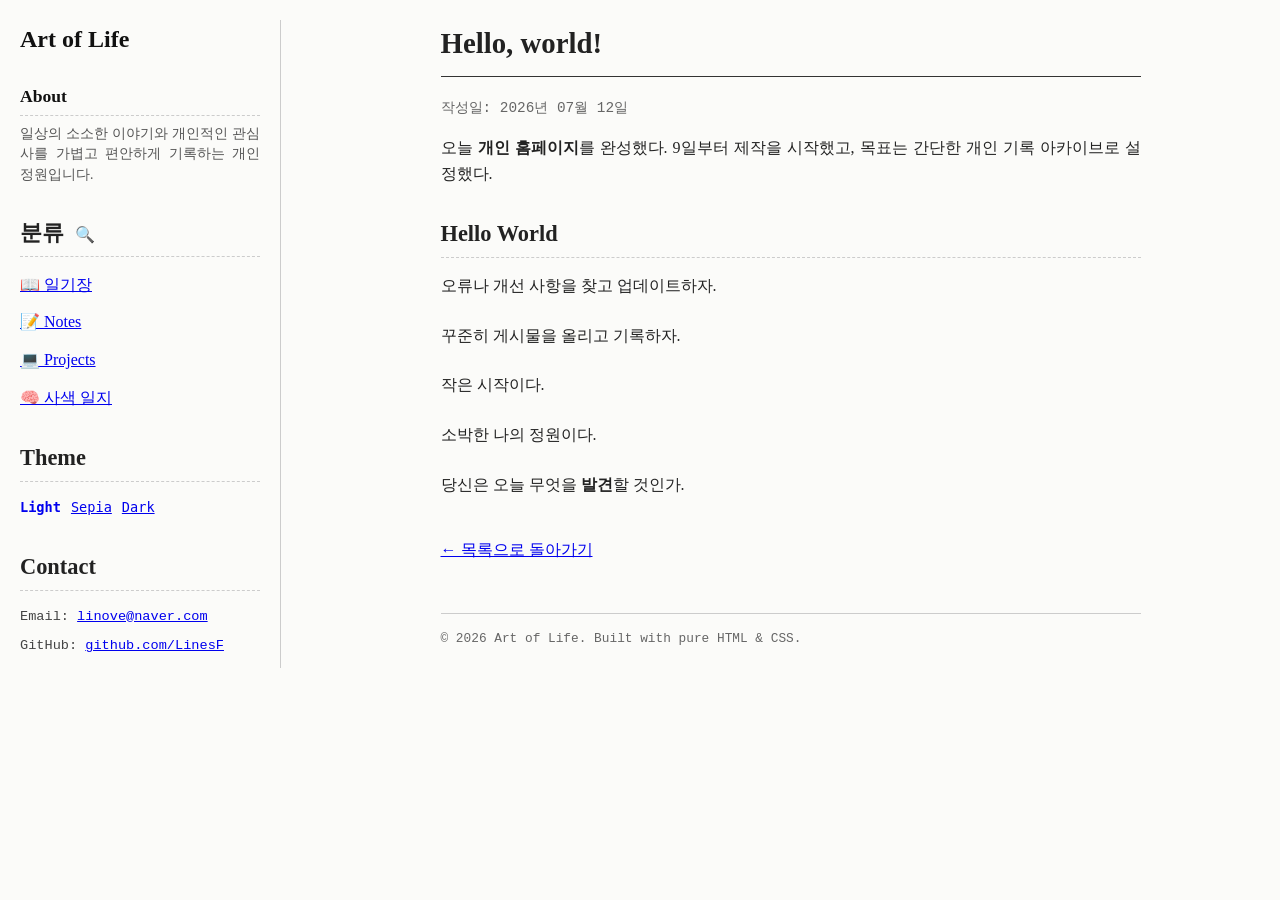
<file: diary/2026-07-12-Helloworld.html>
<!DOCTYPE html>
<html lang="ko">
<head>
    <meta charset="UTF-8">
    <meta name="viewport" content="width=device-width, initial-scale=1.0">
    <meta name="description" content="오늘 개인 홈페이지를 완성했다. 9일부터 제작을 시작했고, 목표는 간단한 개인 기록 아카이브로 설정했다. Hello World 오류나 개선 사항을 찾고 업데이트하자. 꾸준히 게시물을 올리고 기록하자. 작은 시작이다....">
    <title>Hello, world! - Art of Life</title>
    <link rel="stylesheet" href="../style.css">
    <link rel="icon" type="image/png" href="../favicon.png">
    <script src="../theme.js"></script>
</head>
<body>
    <div class="container">
        <!-- 왼쪽 사이드바 네비게이션 -->
        <nav class="sidebar" aria-label="메인 메뉴">
            <div class="site-title">
                <a id="nav-brand" href="../index.html">Art of Life</a>
            </div>
            
            <button id="menu-toggle" class="menu-toggle-btn">Menu ☰</button>

            <div class="sidebar-content">
                <div class="about-section">
                    <h2><a id="nav-about-sidebar" href="../about.html">About</a></h2>
                    <p>일상의 소소한 이야기와 개인적인 관심사를 가볍고 편안하게 기록하는 개인 정원입니다.</p>
                </div>

                <h2>분류 <a id="search-trigger" href="../search.html" style="font-size: 1rem; text-decoration: none; margin-left: 5px;">🔍</a></h2>
                <ul>
                    <li><a id="nav-diary" href="../diary/index.html">📖 일기장</a></li>
                    <li><a id="nav-notes" href="../notes/index.html">📝 Notes</a></li>
                    <li><a id="nav-projects" href="../projects/index.html">💻 Projects</a></li>
                    <li><a id="nav-thoughts" href="../thought-log/index.html">🧠 사색 일지</a></li>
                </ul>

                <h2>Theme</h2>
                <div style="font-family: monospace; font-size: 0.85rem; display: flex; gap: 10px; margin-bottom: 20px;">
                    <a id="theme-light" class="theme-link" href="#" onclick="setTheme('light'); return false;">Light</a>
                    <a id="theme-sepia" class="theme-link" href="#" onclick="setTheme('sepia'); return false;">Sepia</a>
                    <a id="theme-dark" class="theme-link" href="#" onclick="setTheme('dark'); return false;">Dark</a>
                </div>

                <h2>Contact</h2>
                <ul class="contact-list">
                    <li>Email: <a id="contact-email" href="mailto:linove@naver.com">linove@naver.com</a></li>
                    <li>GitHub: <a id="contact-github" href="https://github.com/LinesF" target="_blank">github.com/LinesF</a></li>
                </ul>
            </div>
        </nav>

        <!-- 오른쪽 본문 콘텐츠 -->
        <main class="content">
            <header>
    <h1>Hello, world!</h1>
    <div class="date">작성일: 2026년 07월 12일</div>
</header>
<article>
    <p>오늘 <strong>개인 홈페이지</strong>를 완성했다. 9일부터 제작을 시작했고, 목표는 간단한 개인 기록 아카이브로 설정했다.</p>
<h2>Hello World</h2>
<p>오류나 개선 사항을 찾고 업데이트하자.</p>
<p>꾸준히 게시물을 올리고 기록하자.</p>
<p>작은 시작이다.</p>
<p>소박한 나의 정원이다.</p>
<p>당신은 오늘 무엇을 <strong>발견</strong>할 것인가.</p>
    <p style="margin-top: 40px;">
        <a id="back-to-list" href="index.html" style="text-decoration: underline; color: #0000ee;">← 목록으로 돌아가기</a>
    </p>
</article>
            <footer>
                <p>© 2026 Art of Life. Built with pure HTML & CSS.</p>
            </footer>
        </main>
    </div>
</body>
</html>
</file>
<file: style.css>
/* 클래식 & 가독성 중심의 스타일시트 */

/* 기본 문서 설정 */
body {
    font-family: Georgia, "Times New Roman", Times, serif;
    font-size: 16px;
    line-height: 1.6;
    color: #222;
    background-color: #fbfbf9; /* 약간의 미색으로 눈의 피로를 덜어줌 */
    margin: 0;
    padding: 0;
}

/* 전체 컨테이너 및 레이아웃 */
.container {
    max-width: 100%;
    margin: 0;
    padding: 20px;
    display: flex;
    gap: 40px;
}

/* 왼쪽 사이드바 네비게이션 */
.sidebar {
    width: 240px;
    flex-shrink: 0;
    border-right: 1px double #ccc;
    padding-right: 20px;
}

.site-title {
    font-size: 1.5rem;
    font-weight: bold;
    margin-bottom: 25px;
    font-family: Georgia, "Times New Roman", Times, serif;
}

.site-title a {
    color: #111 !important;
    text-decoration: none !important;
}

.site-title a:hover {
    color: #ff0000 !important;
    text-decoration: underline !important;
}

/* 사이드바 About 섹션 스타일 */
.about-section {
    font-size: 0.85rem;
    color: #555;
    margin-bottom: 25px;
    line-height: 1.5;
}

.about-section h2 {
    font-size: 1.1rem;
    margin-bottom: 8px;
    margin-top: 0;
}

.about-section h2 a {
    color: #111 !important;
    text-decoration: none !important;
}

.about-section h2 a:hover {
    color: #ff0000 !important;
    text-decoration: underline !important;
}

.about-section p {
    margin: 0;
    text-align: justify;
}

.sidebar > h2 {
    font-size: 1.1rem;
    font-weight: bold;
    margin-top: 30px;
    margin-bottom: 15px;
    text-transform: uppercase;
    letter-spacing: 1px;
}

.sidebar > h2:first-of-type {
    margin-top: 0;
}

.sidebar ul {
    list-style-type: none;
    padding: 0;
    margin: 0;
}

.sidebar li {
    margin-bottom: 12px;
}

.sidebar a {
    color: #0000ee; /* 클래식 브라우저 기본 파란색 링크 */
    text-decoration: underline;
}

.sidebar a:visited {
    color: #551a8b; /* 클래식 방문한 링크 보라색 */
}

.sidebar a:hover {
    color: #ff0000; /* 호버 시 빨간색 강조 (클래식 스타일) */
}

/* 오른쪽 본문 콘텐츠 영역 */
.content {
    flex-grow: 1;
    min-width: 0; /* flex 자식의 overflow 방지 */
    max-width: 700px; /* 본문 가독성을 지키기 위해 최대 너비 제한 */
    width: 100%;
    margin: 0 auto; /* 사이드바 우측 공간 내에서 가로 방향 중앙 정렬 */
}

/* 타이틀 및 헤더 */
h1 {
    font-size: 1.8rem;
    margin-top: 0;
    margin-bottom: 20px;
    border-bottom: 1px solid #333;
    padding-bottom: 10px;
}

h2 {
    font-size: 1.4rem;
    margin-top: 30px;
    margin-bottom: 15px;
    border-bottom: 1px dashed #ccc;
    padding-bottom: 5px;
}

h3 {
    font-size: 1.1rem;
    margin-top: 20px;
    margin-bottom: 10px;
}

p {
    margin-top: 0;
    margin-bottom: 1.5em;
    text-align: justify; /* 본문 텍스트 양끝 정렬로 정돈된 느낌 제공 */
}

/* 날짜 등 메타 데이터 스타일 */
.date {
    font-family: "Courier New", Courier, monospace;
    font-size: 0.9rem;
    color: #666;
    margin-bottom: 15px;
}

/* 클래식 인용구 스타일 */
blockquote {
    margin: 20px 0;
    padding: 10px 20px;
    border-left: 3px solid #666;
    background-color: #f5f5f0;
    font-style: italic;
}

/* 하단 푸터 */
footer {
    margin-top: 50px;
    border-top: 1px solid #ccc;
    padding-top: 15px;
    font-size: 0.8rem;
    font-family: "Courier New", Courier, monospace;
    color: #666;
}

/* Contact 스타일 */
.contact-list {
    list-style-type: none;
    padding: 0;
    margin: 0;
    font-size: 0.85rem;
    font-family: "Courier New", Courier, monospace;
}

.contact-list li {
    margin-bottom: 8px;
    color: #444;
}

.contact-list a {
    color: #0000ee;
    text-decoration: underline;
}

.contact-list a:hover {
    color: #ff0000;
}

/* 검색 UI 스타일 */
.search-container {
    margin-top: 20px;
    width: 100%;
}

.search-input-wrapper {
    display: flex;
    gap: 10px;
    margin-bottom: 15px;
}

.search-input-wrapper input {
    flex-grow: 1;
    padding: 10px 15px;
    font-size: 1.1rem;
    font-family: Georgia, serif;
    border: 1px solid #999;
    background-color: #fff;
    box-shadow: inset 1px 1px 3px rgba(0,0,0,0.05);
}

.search-input-wrapper input:focus {
    outline: 1px solid #111;
}

.search-input-wrapper button {
    padding: 10px 20px;
    font-family: monospace;
    font-size: 1rem;
    background-color: #f0f0eb;
    border: 1px solid #999;
    cursor: pointer;
}

.search-input-wrapper button:hover {
    background-color: #e0e0d5;
}

/* 필터 영역 스타일 */
.search-filters {
    border: 1px dashed #ccc;
    padding: 12px 15px;
    background-color: #fbfbf9;
    margin-bottom: 25px;
    font-size: 0.9rem;
}

.filter-group {
    display: flex;
    flex-wrap: wrap;
    align-items: center;
    gap: 15px;
    margin-bottom: 8px;
}

.filter-group:last-child {
    margin-bottom: 0;
}

.filter-group-title {
    font-weight: bold;
    min-width: 80px;
    font-family: monospace;
}

.filter-label {
    display: inline-flex;
    align-items: center;
    gap: 5px;
    cursor: pointer;
}

/* 결과 항목 스타일 */
.search-results-list {
    margin-top: 20px;
}

.search-result-card {
    border-bottom: 1px solid #ddd;
    padding: 15px 0;
    margin-bottom: 10px;
}

.search-result-card:last-child {
    border-bottom: none;
}

.search-result-meta {
    font-size: 0.85rem;
    color: #666;
    font-family: monospace;
    margin-bottom: 6px;
    display: flex;
    gap: 15px;
}

.search-result-title {
    font-size: 1.25rem;
    margin: 0 0 8px 0;
    font-family: Georgia, serif;
}

.search-result-title a {
    color: #0000ee;
    text-decoration: underline;
}

.search-result-title a:hover {
    color: #ff0000;
}

.search-result-snippet {
    font-size: 0.95rem;
    color: #444;
    line-height: 1.5;
    margin: 0;
    text-align: justify;
}

.search-result-similarity {
    font-size: 0.75rem;
    color: #008800;
    font-family: monospace;
    font-weight: bold;
    background-color: #e6fcf5;
    padding: 2px 6px;
    border-radius: 2px;
}

/* 페이지네이션 스타일 */
.pagination-wrapper {
    display: flex;
    justify-content: center;
    align-items: center;
    gap: 5px;
    margin-top: 40px;
    font-family: monospace;
}

.pagination-btn {
    padding: 6px 12px;
    border: 1px solid #ccc;
    background-color: #fff;
    color: #0000ee;
    cursor: pointer;
    text-decoration: none;
}

.pagination-btn:hover {
    background-color: #f0f0eb;
    color: #ff0000;
    border-color: #999;
}

.pagination-btn.active {
    background-color: #111;
    color: #fff;
    border-color: #111;
    font-weight: bold;
    cursor: default;
}

.pagination-btn.disabled {
    color: #999;
    border-color: #eee;
    background-color: #fafafa;
    cursor: not-allowed;
}

/* 더블 레인지 슬라이더 커스텀 스타일 */
.range-slider-container {
    position: relative;
    width: 220px;
    height: 20px;
    display: inline-flex;
    align-items: center;
    vertical-align: middle;
}

.range-slider-container input[type="range"] {
    position: absolute;
    width: 100%;
    height: 5px;
    background: none;
    pointer-events: none;
    -webkit-appearance: none;
    appearance: none;
    margin: 0;
    z-index: 2;
}

.range-slider-container input[type="range"]::-webkit-slider-thumb {
    -webkit-appearance: none;
    appearance: none;
    width: 14px;
    height: 14px;
    border-radius: 50%;
    background: #111;
    border: 1px solid #777;
    cursor: pointer;
    pointer-events: auto; /* 썸만 마우스 이벤트 감지 */
    box-shadow: 0 1px 3px rgba(0,0,0,0.15);
}

.range-slider-container input[type="range"]::-moz-range-thumb {
    width: 14px;
    height: 14px;
    border-radius: 50%;
    background: #111;
    border: 1px solid #777;
    cursor: pointer;
    pointer-events: auto; /* 썸만 마우스 이벤트 감지 */
    box-shadow: 0 1px 3px rgba(0,0,0,0.15);
    border: 1px solid #777;
}

.slider-track {
    position: absolute;
    width: 100%;
    height: 4px;
    background-color: #ddd;
    border-radius: 2px;
    z-index: 1;
}

/* 목차 (TOC) 스타일 */
.toc-box {
    border: 1px solid #ccc;
    padding: 15px;
    background-color: #f5f5f0;
    margin-bottom: 30px;
    max-width: 100%;
    box-sizing: border-box;
}

.toc-title {
    font-weight: bold;
    font-family: monospace;
    font-size: 0.95rem;
    margin-bottom: 10px;
    border-bottom: 1px dotted #999;
    padding-bottom: 5px;
    text-transform: uppercase;
}

.toc-box ul {
    margin: 0;
    padding-left: 20px;
    font-size: 0.9rem;
}

.toc-box li {
    margin-bottom: 6px;
}

.toc-box a {
    color: #0000ee;
    text-decoration: underline;
}

.toc-box a:hover {
    color: #ff0000;
}

/* 모바일 토글 버튼 기본 감춤 (PC 기준) */
.menu-toggle-btn {
    display: none;
}

/* -----------------------------------------------------------------
   테마별 오버라이드 색상 체계 (다크 / 세피아)
   ----------------------------------------------------------------- */

/* 1. 클래식 다크 모드 (Sepia & Dark Theme) */
.dark-mode {
    color: #dcdcc6;
    background-color: #1c1c1a;
}

.dark-mode .site-title a {
    color: #ffffff !important;
}

.dark-mode .site-title a:hover {
    color: #ff8a80 !important;
}

/* 일반 링크 및 본문 링크 */
.dark-mode a {
    color: #8ab4f8;
}

.dark-mode a:visited {
    color: #c5a3e8;
}

.dark-mode a:hover {
    color: #ff8a80;
}

/* 사이드바 링크 및 텍스트 (파란색으로 묻히는 가독성 해결) */
.dark-mode .sidebar a,
.dark-mode #nav-about-sidebar,
.dark-mode #contact-email,
.dark-mode #contact-github {
    color: #ffffff !important;
    text-decoration: underline;
}

.dark-mode .sidebar a:hover,
.dark-mode #nav-about-sidebar:hover,
.dark-mode #contact-email:hover,
.dark-mode #contact-github:hover {
    color: #ff8a80 !important;
}

.dark-mode .sidebar .about-section p {
    color: #c0c0b5;
}

.dark-mode .sidebar h2 {
    color: #ffffff;
    border-bottom-color: #444;
}

.dark-mode .sidebar .contact-list,
.dark-mode .contact-list li {
    color: #ffffff !important; /* Email, GitHub 라벨 글씨도 흰색으로 고정 */
}

/* 글 목록 테이블 내의 제목 링크 (파란색 대신 흰색 고정 - 과거/미래 모든 글에 적용됨) */
.dark-mode table td a {
    color: #ffffff !important;
    text-decoration: underline;
}

.dark-mode table td a:hover {
    color: #ff8a80 !important;
}

/* 개별 게시글 하단 '← 목록으로 돌아가기' 링크 강제 흰색화 */
.dark-mode #back-to-list {
    color: #ffffff !important;
    text-decoration: underline;
}

.dark-mode #back-to-list:hover {
    color: #ff8a80 !important;
}

.dark-mode .sidebar {
    border-right-color: #444;
}

/* 본문 헤더 및 글자 가독성 보강 */
.dark-mode h1, .dark-mode h2, .dark-mode h3 {
    color: #ffffff;
    border-bottom-color: #444;
}

.dark-mode .date {
    color: #a0a095;
}

.dark-mode blockquote {
    background-color: #242422;
    border-left-color: #888;
    color: #c0c0b5;
}

.dark-mode footer {
    border-top-color: #444;
    color: #888880;
}

.dark-mode .toc-box {
    border-color: #444;
    background-color: #242422;
}

.dark-mode .toc-title {
    color: #ffffff;
    border-bottom-color: #666;
}

/* 검색 UI 다크모드 가독성 강화 */
.dark-mode .filter-group {
    color: #ffffff;
}

.dark-mode .filter-group-title {
    color: #ffffff;
}

.dark-mode .filter-label {
    color: #dcdcc6;
}

.dark-mode #range-value-display {
    color: #ffffff !important;
}

.dark-mode .search-filters {
    border-color: #444;
    background-color: #222220;
}

.dark-mode .search-input-wrapper input {
    background-color: #292927;
    border-color: #666;
    color: #ffffff;
}

.dark-mode .search-input-wrapper input::placeholder {
    color: #888880;
}

.dark-mode .search-input-wrapper button {
    background-color: #2d2d2a;
    border-color: #666;
    color: #ffffff;
}

.dark-mode .search-input-wrapper button:hover {
    background-color: #3d3d3a;
}

/* 검색 결과 카드 내 연한 글씨 및 파란색 가독성 개선 */
.dark-mode .search-result-card {
    border-bottom-color: #444;
}

.dark-mode .search-result-title a {
    color: #ffffff; /* 파란색 제목을 선명한 흰색으로 교체 */
    text-decoration: underline;
}

.dark-mode .search-result-title a:hover {
    color: #ff8a80;
}

.dark-mode .search-result-meta {
    color: #a0a095; /* 연한 메타 텍스트 명도 향상 */
}

.dark-mode .search-result-snippet {
    color: #cccccc; /* 본문 요약 회색을 한 단계 밝은 회색으로 보정 */
}

.dark-mode .search-result-similarity {
    color: #a3e2a3;
    background-color: #1b3820;
}

/* 페이지네이션 및 기타 */
.dark-mode .pagination-btn {
    border-color: #444;
    background-color: #1c1c1a;
    color: #8ab4f8;
}

.dark-mode .pagination-btn:hover {
    background-color: #2d2d2a;
    color: #ff8a80;
}

.dark-mode .pagination-btn.active {
    background-color: #ffffff;
    color: #1c1c1a;
    border-color: #ffffff;
}

.dark-mode .pagination-btn.disabled {
    color: #555;
    border-color: #333;
    background-color: #222;
}

.dark-mode .menu-toggle-btn {
    background-color: #2a2a28;
    border-color: #555;
    color: #ffffff;
}

.dark-mode table tr {
    border-bottom-color: #333 !important;
}

.dark-mode table th {
    color: #ffffff;
    border-bottom-color: #555 !important;
}

.dark-mode table td {
    color: #dcdcc6;
}

/* 2. 클래식 세피아 모드 (Sepia Theme) */
.sepia-mode {
    color: #4b3621;
    background-color: #f4ecd8;
}

.sepia-mode .site-title a {
    color: #4b3621 !important;
}

.sepia-mode .site-title a:hover {
    color: #ff4500 !important;
}

.sepia-mode a {
    color: #a0522d;
}

.sepia-mode a:visited {
    color: #800080;
}

.sepia-mode a:hover {
    color: #ff4500;
}

.sepia-mode .sidebar {
    border-right-color: #d3c2a0;
}

.sepia-mode h1, .sepia-mode h2, .sepia-mode h3 {
    border-bottom-color: #d3c2a0;
}

.sepia-mode .date {
    color: #8b7355;
}

.sepia-mode blockquote {
    background-color: #eae0c8;
    border-left-color: #8b5a2b;
}

.sepia-mode footer {
    border-top-color: #d3c2a0;
    color: #8b7355;
}

.sepia-mode .toc-box {
    border-color: #d3c2a0;
    background-color: #eae0c8;
}

.sepia-mode .toc-title {
    border-bottom-color: #c4b391;
}

.sepia-mode .search-filters {
    border-color: #d3c2a0;
    background-color: #eae0c8;
}

.sepia-mode .search-input-wrapper input {
    background-color: #faf0e6;
    border-color: #b8860b;
    color: #4b3621;
}

.sepia-mode .search-input-wrapper button {
    background-color: #eae0c8;
    border-color: #b8860b;
    color: #4b3621;
}

.sepia-mode .search-input-wrapper button:hover {
    background-color: #dfd4bb;
}

.sepia-mode .search-result-card {
    border-bottom-color: #d3c2a0;
}

.sepia-mode .search-result-meta {
    color: #8b7355;
}

.sepia-mode .search-result-similarity {
    color: #006400;
    background-color: #d0f0c0;
}

.sepia-mode .pagination-btn {
    border-color: #d3c2a0;
    background-color: #f4ecd8;
    color: #a0522d;
}

.sepia-mode .pagination-btn:hover {
    background-color: #eae0c8;
    color: #ff4500;
}

.sepia-mode .pagination-btn.active {
    background-color: #4b3621;
    color: #f4ecd8;
    border-color: #4b3621;
}

.sepia-mode .pagination-btn.disabled {
    color: #bfa88f;
    border-color: #e5d8bc;
    background-color: #eee4cc;
}

.sepia-mode .menu-toggle-btn {
    background-color: #eae0c8;
    border-color: #b8860b;
    color: #4b3621;
}

.sepia-mode table tr {
    border-bottom-color: #e5d5b5 !important;
}

.sepia-mode table th {
    border-bottom-color: #b09f7a !important;
}

/* -----------------------------------------------------------------
   모바일 반응형 처리 (사이드바 메뉴 토글 기능 탑재)
   ----------------------------------------------------------------- */
@media (max-width: 650px) {
    .container {
        flex-direction: column;
        gap: 20px;
        padding: 15px;
    }
    
    .sidebar {
        width: 100%;
        border-right: none;
        border-bottom: 1px double #ccc;
        padding-right: 0;
        padding-bottom: 10px;
    }
    
    .sepia-mode .sidebar {
        border-bottom-color: #d3c2a0;
    }
    
    .dark-mode .sidebar {
        border-bottom-color: #444;
    }

    /* 모바일 토글 버튼 노출 */
    .menu-toggle-btn {
        display: block;
        width: 100%;
        padding: 8px 12px;
        font-family: monospace;
        font-size: 0.9rem;
        text-align: left;
        background-color: #f0f0eb;
        border: 1px solid #ccc;
        cursor: pointer;
        margin-bottom: 5px;
        outline: none;
    }

    /* 평소에는 사이드바 네비 내용물 숨김 */
    .sidebar-content {
        display: none;
        margin-top: 15px;
    }

    /* 토글 활성화 시 내용 노출 */
    .sidebar.menu-open .sidebar-content {
        display: block;
    }
    
    .sidebar ul {
        display: flex;
        flex-direction: column;
        gap: 10px;
    }
    
    .sidebar li {
        margin-bottom: 0;
    }
}

/* -----------------------------------------------------------------
   인쇄용 미디어 쿼리 (PDF 저장 및 출력을 위한 여백/요소 숨김 최적화)
   ----------------------------------------------------------------- */
@media print {
    body {
        background-color: #fff !important;
        background: #fff !important;
        color: #000 !important;
        font-size: 11pt;
        line-height: 1.5;
    }
    
    /* 인쇄 시 감출 레이아웃 구성요소들 */
    .sidebar, 
    .menu-toggle-btn, 
    .toc-box, 
    .search-container, 
    .pagination-wrapper, 
    #back-to-list,
    .contact-list,
    footer,
    hr {
        display: none !important;
    }
    
    .container {
        display: block;
        width: 100% !important;
        max-width: 100% !important;
        margin: 0 !important;
        padding: 0 !important;
    }
    
    .content {
        display: block;
        width: 100% !important;
        max-width: 100% !important;
        margin: 0 !important;
        padding: 0 !important;
    }
    
    /* 링크는 언더라인 제거 및 텍스트 블랙 고정 */
    a {
        color: #000 !important;
        text-decoration: none !important;
    }
    
    /* blockquote 색상 최적화 */
    blockquote {
        background-color: #fff !important;
        border-left: 3px solid #000 !important;
        color: #333 !important;
    }
    
    /* 테이블 보더 최적화 */
    table {
        border-collapse: collapse !important;
    }
    table tr {
        border-bottom: 1px solid #000 !important;
    }
}
</file>
